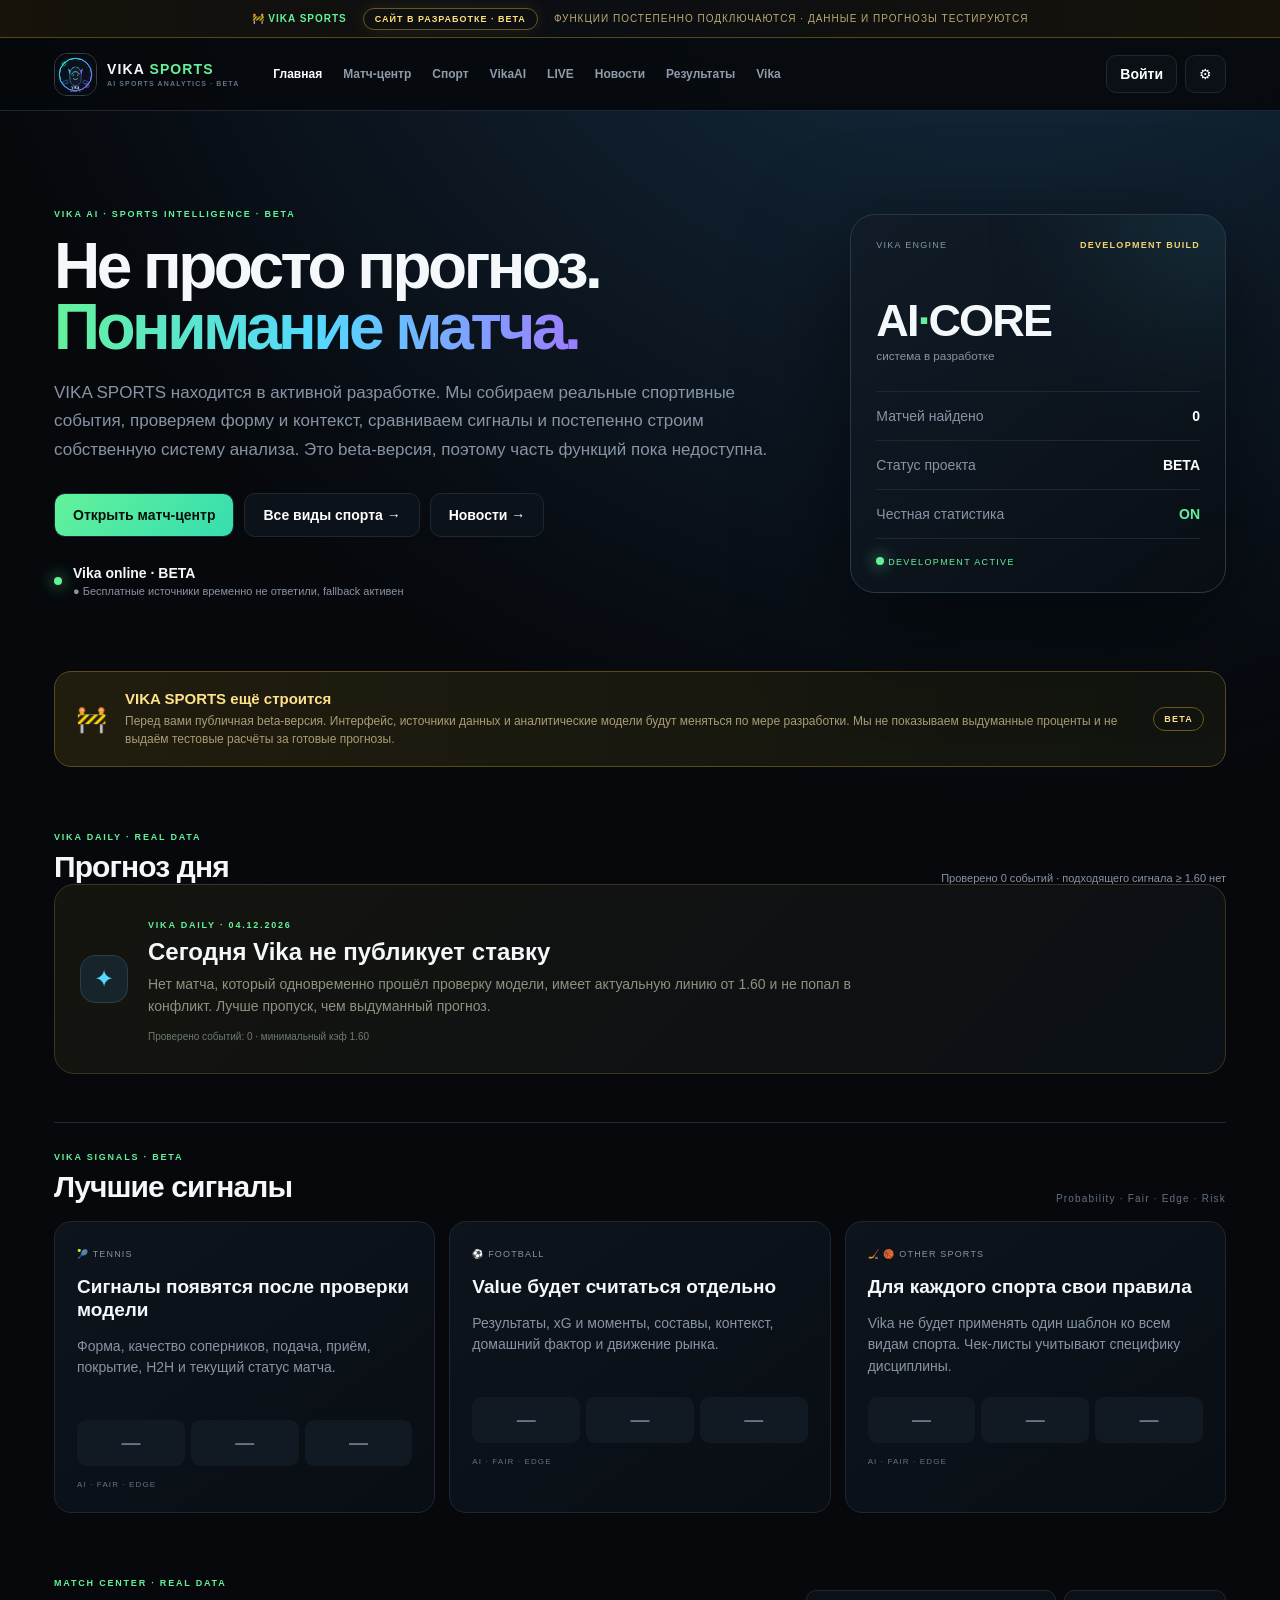
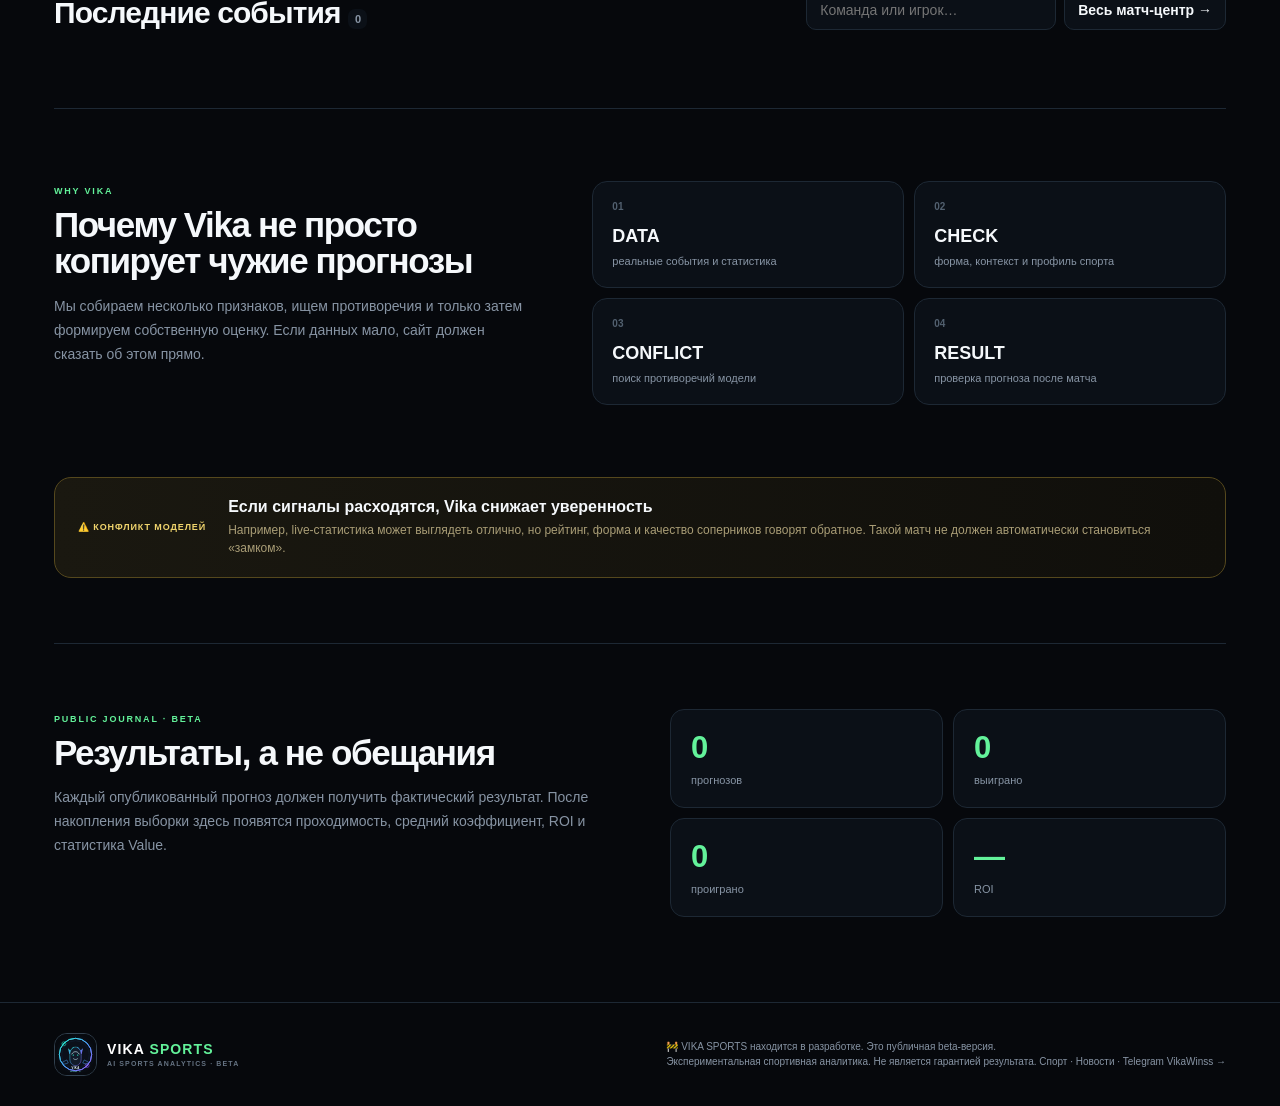
<file: index.html>
<!doctype html>
<html lang="ru">
<head>
<meta charset="utf-8">
<meta name="viewport" content="width=device-width,initial-scale=1">
<meta name="theme-color" content="#07090d">
<meta name="description" content="VIKA SPORTS, AI-платформа спортивной аналитики. Beta, сайт находится в разработке.">
<link rel="icon" type="image/svg+xml" href="assets/vika-icon.svg">
<link rel="apple-touch-icon" href="assets/vika-icon.svg">
<title>VIKA SPORTS · Beta</title>
<link rel="stylesheet" href="styles.css">
</head>
<body>
<div class="devbar"><span>🚧 VIKA SPORTS</span><b>САЙТ В РАЗРАБОТКЕ · BETA</b><span>Функции постепенно подключаются · данные и прогнозы тестируются</span></div>
<header>
  <div class="wrap nav">
    <a class="brand" href="index.html"><img src="assets/vika-icon.svg" alt="VIKA SPORTS"><span>VIKA <b>SPORTS</b><small>AI SPORTS ANALYTICS · BETA</small></span></a>
    <nav><a class="active" href="index.html">Главная</a><a href="matches.html">Матч-центр</a><a href="sports.html">Спорт</a><a href="vika-ai.html">VikaAI</a><a href="live.html">LIVE</a><a href="news.html">Новости</a><a href="results.html">Результаты</a><a href="vika.html">Vika</a></nav>
    <div class="nav-actions"><button id="loginBtn" class="loginbtn">Войти</button><button id="settings" class="iconbtn">⚙</button></div>
  </div>
</header>
<main class="wrap" id="top">
<section class="hero">
  <div class="hero-copy">
    <div class="eyebrow">VIKA AI · SPORTS INTELLIGENCE · BETA</div>
    <h1>Не просто прогноз.<br><em>Понимание матча.</em></h1>
    <p>VIKA SPORTS находится в активной разработке. Мы собираем реальные спортивные события, проверяем форму и контекст, сравниваем сигналы и постепенно строим собственную систему анализа. Это beta-версия, поэтому часть функций пока недоступна.</p>
    <div class="hero-actions"><a class="primary" href="matches.html">Открыть матч-центр</a><a class="ghost" href="sports.html">Все виды спорта →</a><a class="ghost" href="news.html">Новости →</a></div>
    <div class="live-status"><i></i><div><b>Vika online · BETA</b><small id="apiStatus">Подключаем реальные события…</small></div></div>
  </div>
  <div class="hero-card">
    <div class="card-top"><span>VIKA ENGINE</span><b>DEVELOPMENT BUILD</b></div>
    <div class="hero-score"><strong>AI<span>·</span>CORE</strong><small>система в разработке</small></div>
    <div class="engine-list"><div><span>Матчей найдено</span><b id="count">0</b></div><div><span>Статус проекта</span><b>BETA</b></div><div><span>Честная статистика</span><b>ON</b></div></div>
    <div class="engine-pill"><i></i> DEVELOPMENT ACTIVE</div>
  </div>
</section>
<section class="beta-notice"><div class="beta-icon">🚧</div><div><strong>VIKA SPORTS ещё строится</strong><p>Перед вами публичная beta-версия. Интерфейс, источники данных и аналитические модели будут меняться по мере разработки. Мы не показываем выдуманные проценты и не выдаём тестовые расчёты за готовые прогнозы.</p></div><span>BETA</span></section>
<section class="day-match" id="picks">
  <div class="section-head"><div><span class="eyebrow">VikaAI · BETA PREVIEW</span><h2>Матч дня</h2></div><span class="muted">модель подключается поэтапно</span></div>
  <div class="day-grid">
    <div class="day-empty"><div class="day-icon">✦</div><h3>Vika ещё выбирает</h3><p>Когда расчётный слой получит достаточно данных, здесь появится главный сигнал дня. Никаких выдуманных 90% ради красивой карточки.</p><span>MODEL STATUS · IN DEVELOPMENT</span></div>
    <div class="metrics-placeholder"><div><small>AI PROBABILITY</small><b>—</b><span>вероятность</span></div><div><small>FAIR ODDS</small><b>—</b><span>честный кэф</span></div><div><small>EDGE</small><b>—</b><span>value</span></div><div><small>CONFIDENCE</small><b>—</b><span>уверенность</span></div></div>
  </div>
</section>
<section class="signal-strip"><div><span class="eyebrow">VIKA SIGNALS · BETA</span><h2>Лучшие сигналы</h2></div><div class="signal-note">Probability · Fair · Edge · Risk</div></section>
<section class="signal-grid">
  <article class="signal-card"><span class="sport-label">🎾 TENNIS</span><h3>Сигналы появятся после проверки модели</h3><p>Форма, качество соперников, подача, приём, покрытие, H2H и текущий статус матча.</p><div class="signal-values"><b>—</b><b>—</b><b>—</b></div><small>AI · FAIR · EDGE</small></article>
  <article class="signal-card"><span class="sport-label">⚽ FOOTBALL</span><h3>Value будет считаться отдельно</h3><p>Результаты, xG и моменты, составы, контекст, домашний фактор и движение рынка.</p><div class="signal-values"><b>—</b><b>—</b><b>—</b></div><small>AI · FAIR · EDGE</small></article>
  <article class="signal-card"><span class="sport-label">🏒 🏀 OTHER SPORTS</span><h3>Для каждого спорта свои правила</h3><p>Vika не будет применять один шаблон ко всем видам спорта. Чек-листы учитывают специфику дисциплины.</p><div class="signal-values"><b>—</b><b>—</b><b>—</b></div><small>AI · FAIR · EDGE</small></article>
</section>
<section class="matches-section" id="matches">
  <div class="toolbar"><div><span class="eyebrow">MATCH CENTER · REAL DATA</span><h2>Последние события <small id="countMirror">0</small></h2></div><div class="tools"><input id="search" placeholder="Команда или игрок…"><a class="tools-link" href="matches.html">Весь матч-центр →</a></div></div>
  <section class="events" id="live"><div id="events"></div></section>
</section>
<section class="why-vika" id="about">
  <div><span class="eyebrow">WHY VIKA</span><h2>Почему Vika не просто копирует чужие прогнозы</h2><p>Мы собираем несколько признаков, ищем противоречия и только затем формируем собственную оценку. Если данных мало, сайт должен сказать об этом прямо.</p></div>
  <div class="why-grid"><div><b>01</b><strong>DATA</strong><span>реальные события и статистика</span></div><div><b>02</b><strong>CHECK</strong><span>форма, контекст и профиль спорта</span></div><div><b>03</b><strong>CONFLICT</strong><span>поиск противоречий модели</span></div><div><b>04</b><strong>RESULT</strong><span>проверка прогноза после матча</span></div></div>
</section>
<section class="conflict"><div class="conflict-badge">⚠️ КОНФЛИКТ МОДЕЛЕЙ</div><div><h3>Если сигналы расходятся, Vika снижает уверенность</h3><p>Например, live-статистика может выглядеть отлично, но рейтинг, форма и качество соперников говорят обратное. Такой матч не должен автоматически становиться «замком».</p></div></section>
<section class="results" id="stats">
  <div><span class="eyebrow">PUBLIC JOURNAL · BETA</span><h2>Результаты, а не обещания</h2><p>Каждый опубликованный прогноз должен получить фактический результат. После накопления выборки здесь появятся проходимость, средний коэффициент, ROI и статистика Value.</p></div>
  <div class="number-grid"><div><b id="predictions">0</b><span>прогнозов</span></div><div><b id="wins">0</b><span>выиграно</span></div><div><b id="losses">0</b><span>проиграно</span></div><div><b id="roi">—</b><span>ROI</span></div></div>
</section>
</main>
<footer><div class="wrap"><a class="brand"><img src="assets/vika-icon.svg" alt="VIKA SPORTS"><span>VIKA <b>SPORTS</b><small>AI SPORTS ANALYTICS · BETA</small></span></a><div><p>🚧 VIKA SPORTS находится в разработке. Это публичная beta-версия.</p><p>Экспериментальная спортивная аналитика. Не является гарантией результата. <a href="sports.html">Спорт</a> · <a href="news.html">Новости</a> · <a href="https://t.me/VikaWinss" target="_blank" rel="noopener">Telegram VikaWinss →</a></p></div></div></footer>
<div class="modal" id="modal"><div class="modal-box"><button class="close" id="close">×</button><div id="modalBody"></div></div></div>
<div class="modal" id="authModal"><div class="modal-box authbox"><button class="close" id="closeAuth">×</button><div class="auth-logo">V</div><span class="eyebrow">VIKA ACCOUNT · BETA</span><h2 id="authTitle">Вход в VIKA SPORTS</h2><p class="muted">Персональный кабинет пока находится в beta.</p><input id="authName" class="fullinput" placeholder="Имя" style="display:none"><input id="authEmail" class="fullinput" type="email" placeholder="Email"><input id="authPass" class="fullinput" type="password" placeholder="Пароль"><button id="authSubmit" class="primary wide">Войти</button><button id="authSwitch" class="linkbtn">Нет аккаунта? Зарегистрироваться</button><p id="authMsg" class="muted"></p></div></div>
<div class="modal" id="settingsModal"><div class="modal-box"><button class="close" id="closeSettings">×</button><span class="eyebrow">VIKA SETTINGS</span><h2>Настройки</h2><p>Персональные уведомления, избранное и другие функции подключим позже.</p></div></div>
<script src="app.js"></script>
<script>document.addEventListener('DOMContentLoaded',()=>{const c=document.getElementById('count'),m=document.getElementById('countMirror');if(c&&m)new MutationObserver(()=>m.textContent=c.textContent).observe(c,{childList:true,characterData:true,subtree:true});});</script>
</body>
</html>
</file>
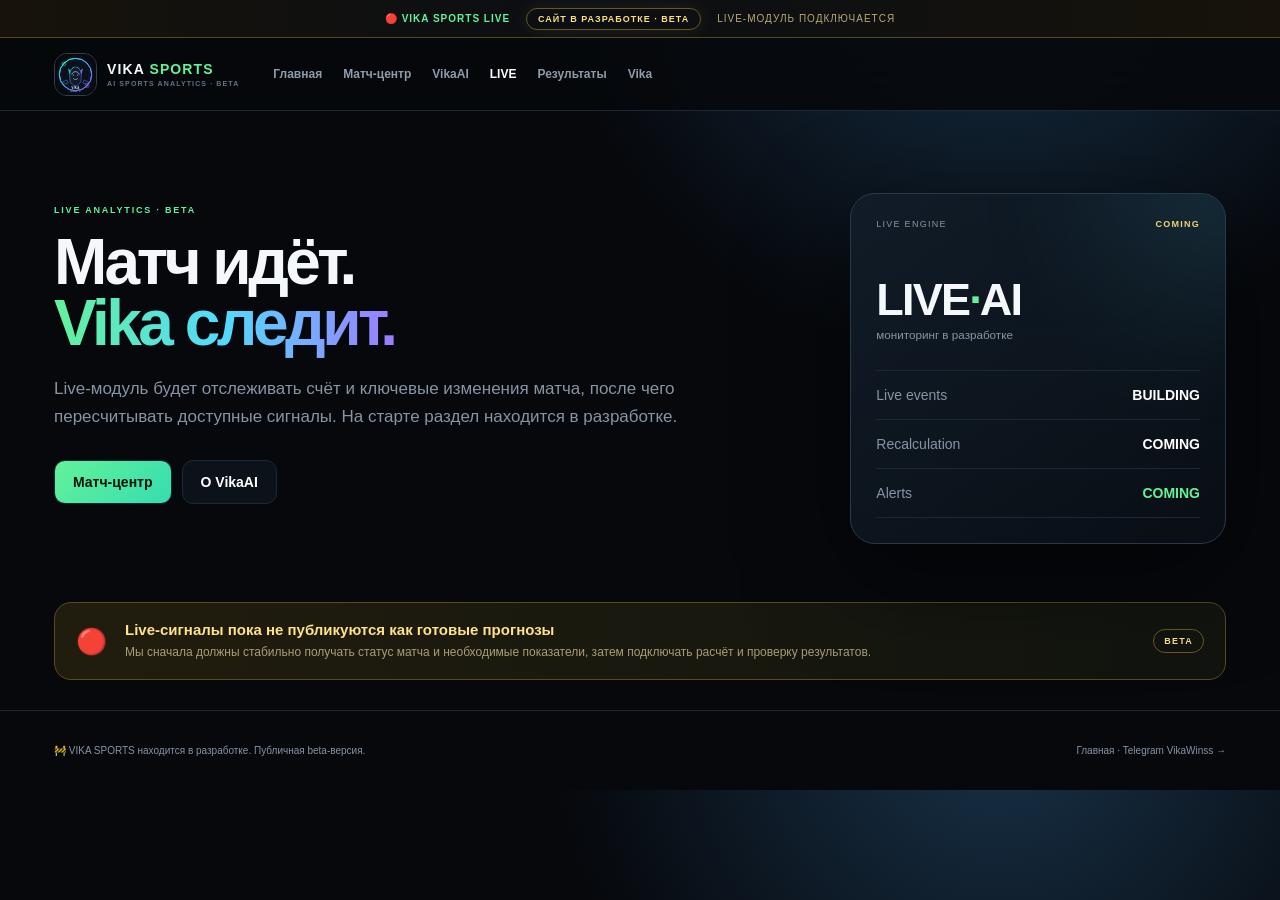
<file: live.html>
<!doctype html><html lang="ru"><head><meta charset="utf-8"><meta name="viewport" content="width=device-width,initial-scale=1"><meta name="theme-color" content="#07090d"><title>LIVE · VIKA SPORTS Beta</title><link rel="icon" href="assets/vika-icon.svg"><link rel="stylesheet" href="styles.css"></head><body><div class="devbar"><span>🔴 VIKA SPORTS LIVE</span><b>САЙТ В РАЗРАБОТКЕ · BETA</b><span>Live-модуль подключается</span></div><header><div class="wrap nav"><a class="brand" href="index.html"><img src="assets/vika-icon.svg"><span>VIKA <b>SPORTS</b><small>AI SPORTS ANALYTICS · BETA</small></span></a><nav><a href="index.html">Главная</a><a href="matches.html">Матч-центр</a><a href="vika-ai.html">VikaAI</a><a class="active" href="live.html">LIVE</a><a href="results.html">Результаты</a><a href="vika.html">Vika</a></nav></div></header><main class="wrap"><section class="hero" style="min-height:430px"><div class="hero-copy"><div class="eyebrow">LIVE ANALYTICS · BETA</div><h1>Матч идёт.<br><em>Vika следит.</em></h1><p>Live-модуль будет отслеживать счёт и ключевые изменения матча, после чего пересчитывать доступные сигналы. На старте раздел находится в разработке.</p><div class="hero-actions"><a class="primary" href="matches.html">Матч-центр</a><a class="ghost" href="vika-ai.html">О VikaAI</a></div></div><div class="hero-card"><div class="card-top"><span>LIVE ENGINE</span><b>COMING</b></div><div class="hero-score"><strong>LIVE<span>·</span>AI</strong><small>мониторинг в разработке</small></div><div class="engine-list"><div><span>Live events</span><b>BUILDING</b></div><div><span>Recalculation</span><b>COMING</b></div><div><span>Alerts</span><b>COMING</b></div></div></div></section><section class="beta-notice"><div class="beta-icon">🔴</div><div><strong>Live-сигналы пока не публикуются как готовые прогнозы</strong><p>Мы сначала должны стабильно получать статус матча и необходимые показатели, затем подключать расчёт и проверку результатов.</p></div><span>BETA</span></section></main><footer><div class="wrap"><p>🚧 VIKA SPORTS находится в разработке. Публичная beta-версия.</p><p><a href="index.html">Главная</a> · <a href="https://t.me/VikaWinss" target="_blank">Telegram VikaWinss →</a></p></div></footer></body></html>
</file>
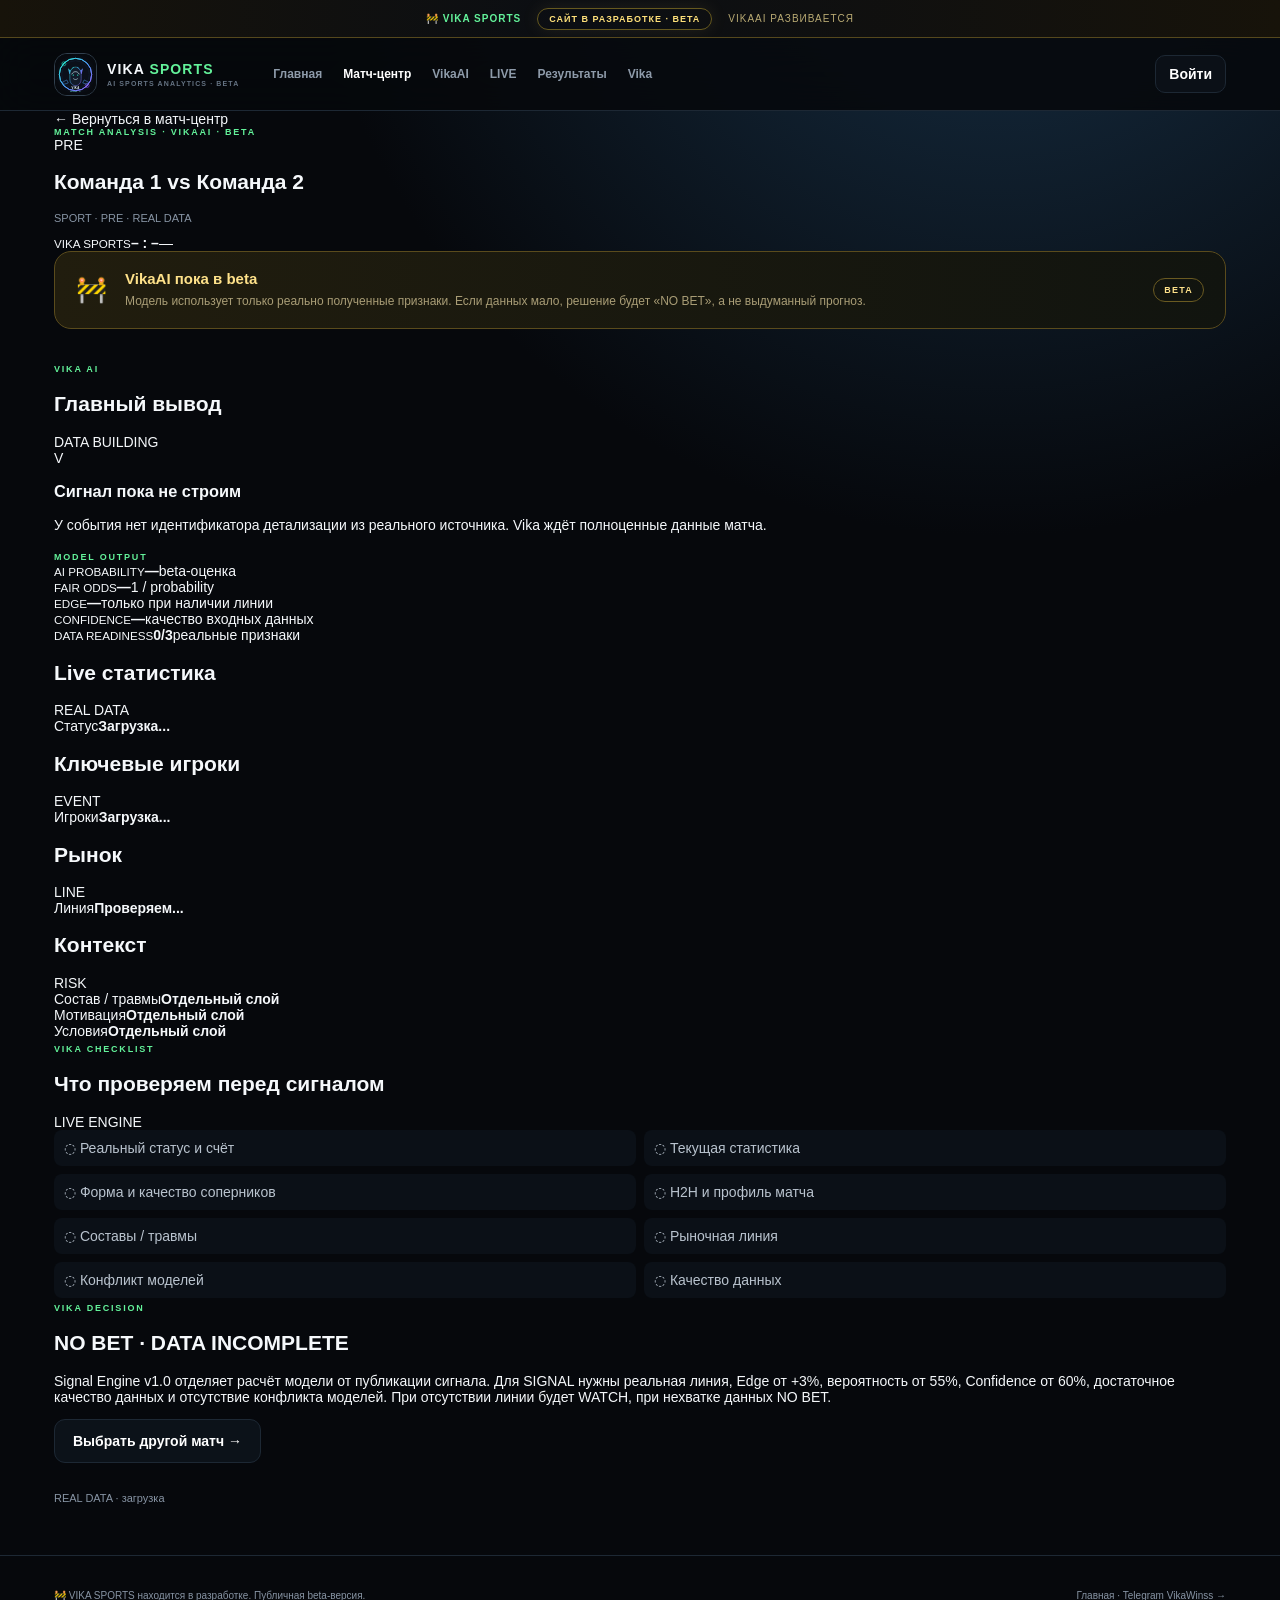
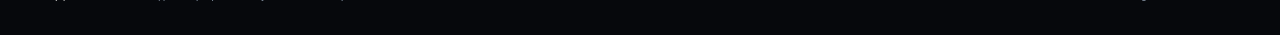
<file: match.html>
<!doctype html><html lang="ru"><head><meta charset="utf-8"><meta name="viewport" content="width=device-width,initial-scale=1"><meta name="theme-color" content="#07090d"><meta name="description" content="VIKA SPORTS, страница анализа матча, beta."><link rel="icon" href="assets/vika-icon.svg"><link rel="stylesheet" href="styles.css"><title>Анализ матча · VIKA SPORTS</title></head><body><div class="devbar"><span>🚧 VIKA SPORTS</span><b>САЙТ В РАЗРАБОТКЕ · BETA</b><span>VikaAI развивается</span></div><header><div class="wrap nav"><a class="brand" href="index.html"><img src="assets/vika-icon.svg" alt="VIKA SPORTS"><span>VIKA <b>SPORTS</b><small>AI SPORTS ANALYTICS · BETA</small></span></a><nav><a href="index.html">Главная</a><a class="active" href="matches.html">Матч-центр</a><a href="vika-ai.html">VikaAI</a><a href="live.html">LIVE</a><a href="results.html">Результаты</a><a href="vika.html">Vika</a></nav><div class="nav-actions"><a class="loginbtn" href="index.html">Войти</a></div></div></header><main class="wrap match-page"><section class="match-hero"><div><a class="backlink" href="matches.html">← Вернуться в матч-центр</a><div class="eyebrow">MATCH ANALYSIS · VIKAAI · BETA</div><div id="matchStatus" class="match-status">REAL DATA</div><h1 id="matchTitle">Загрузка матча...</h1><p id="matchMeta" class="muted">Получаем данные события</p></div><div class="match-score-card"><small id="matchLeague">VIKA SPORTS</small><strong id="matchScore">– : –</strong><span id="matchTime">—</span></div></section><section class="beta-notice"><div class="beta-icon">🚧</div><div><strong>VikaAI пока в beta</strong><p>Модель использует только реально полученные признаки. Если данных мало, решение будет «NO BET», а не выдуманный прогноз.</p></div><span>BETA</span></section><section class="analysis-top"><div class="ai-main card-panel"><div class="panel-head"><div><span class="eyebrow">VIKA AI</span><h2>Главный вывод</h2></div><span id="modelState" class="model-state">DATA BUILDING</span></div><div class="ai-placeholder"><div class="ai-orb">V</div><div><h3 id="aiHeadline">Проверяем данные...</h3><p id="aiText">Vika собирает контекст события и проверяет, достаточно ли независимых признаков для расчёта.</p><small id="modelReason" class="muted"></small></div></div></div><div class="metrics-card card-panel"><span class="eyebrow">MODEL OUTPUT</span><div class="metric"><small>AI PROBABILITY</small><b id="aiProbability">—</b><span>beta-оценка</span></div><div class="metric"><small>FAIR ODDS</small><b id="fairOdds">—</b><span>1 / probability</span></div><div class="metric"><small>EDGE</small><b id="edge">—</b><span>только при наличии линии</span></div><div class="metric"><small>CONFIDENCE</small><b id="confidence">—</b><span>качество входных данных</span></div><div class="metric"><small>DATA READINESS</small><b id="dataReadiness">—</b><span>реальные признаки</span></div></div></section><section class="conflict match-conflict" style="display:none"><div class="conflict-badge">⚠️ КОНФЛИКТ МОДЕЛЕЙ / НЕ ВХОДИТЬ СРАЗУ</div><div><h3>Обязательная проверка перед сигналом</h3><p>Live-статистика и предматчевый профиль расходятся. Vika снижает доверие и не пропускает сигнал автоматически.</p></div></section><section class="data-grid"><article class="card-panel"><div class="panel-head"><h2>Live статистика</h2><span>REAL DATA</span></div><div id="liveStats"><div class="data-row"><span>Статус</span><b>Загрузка...</b></div></div></article><article class="card-panel"><div class="panel-head"><h2>Ключевые игроки</h2><span>EVENT</span></div><div id="keyPlayers"><div class="data-row"><span>Игроки</span><b>Загрузка...</b></div></div></article><article class="card-panel"><div class="panel-head"><h2>Рынок</h2><span>LINE</span></div><div id="marketData"><div class="data-row"><span>Линия</span><b>Проверяем...</b></div></div></article><article class="card-panel"><div class="panel-head"><h2>Контекст</h2><span>RISK</span></div><div class="data-row"><span>Состав / травмы</span><b>Отдельный слой</b></div><div class="data-row"><span>Мотивация</span><b>Отдельный слой</b></div><div class="data-row"><span>Условия</span><b>Отдельный слой</b></div></article></section><section class="checklist-panel card-panel"><div class="panel-head"><div><span class="eyebrow">VIKA CHECKLIST</span><h2>Что проверяем перед сигналом</h2></div><span>LIVE ENGINE</span></div><div class="checkgrid big-check"><span>◌ Реальный статус и счёт</span><span>◌ Текущая статистика</span><span>◌ Форма и качество соперников</span><span>◌ H2H и профиль матча</span><span>◌ Составы / травмы</span><span>◌ Рыночная линия</span><span>◌ Конфликт моделей</span><span>◌ Качество данных</span></div></section><section class="final-box"><span class="eyebrow">VIKA DECISION</span><h2 id="aiDecision">Проверяем...</h2><p>Signal Engine v1.0 отделяет расчёт модели от публикации сигнала. Для SIGNAL нужны реальная линия, Edge от +3%, вероятность от 55%, Confidence от 60%, достаточное качество данных и отсутствие конфликта моделей. При отсутствии линии будет WATCH, при нехватке данных NO BET.</p><a class="ghost" href="matches.html">Выбрать другой матч →</a></section><p id="sourceNote" class="muted" style="padding:18px 0 40px">REAL DATA · загрузка</p></main><footer><div class="wrap"><p>🚧 VIKA SPORTS находится в разработке. Публичная beta-версия.</p><p><a href="index.html">Главная</a> · <a href="https://t.me/VikaWinss" target="_blank" rel="noopener">Telegram VikaWinss →</a></p></div></footer><script src="ai-engine.js"></script><script src="signal-engine.js"></script><script src="backtest.js"></script><script src="match.js"></script></body></html>
</file>
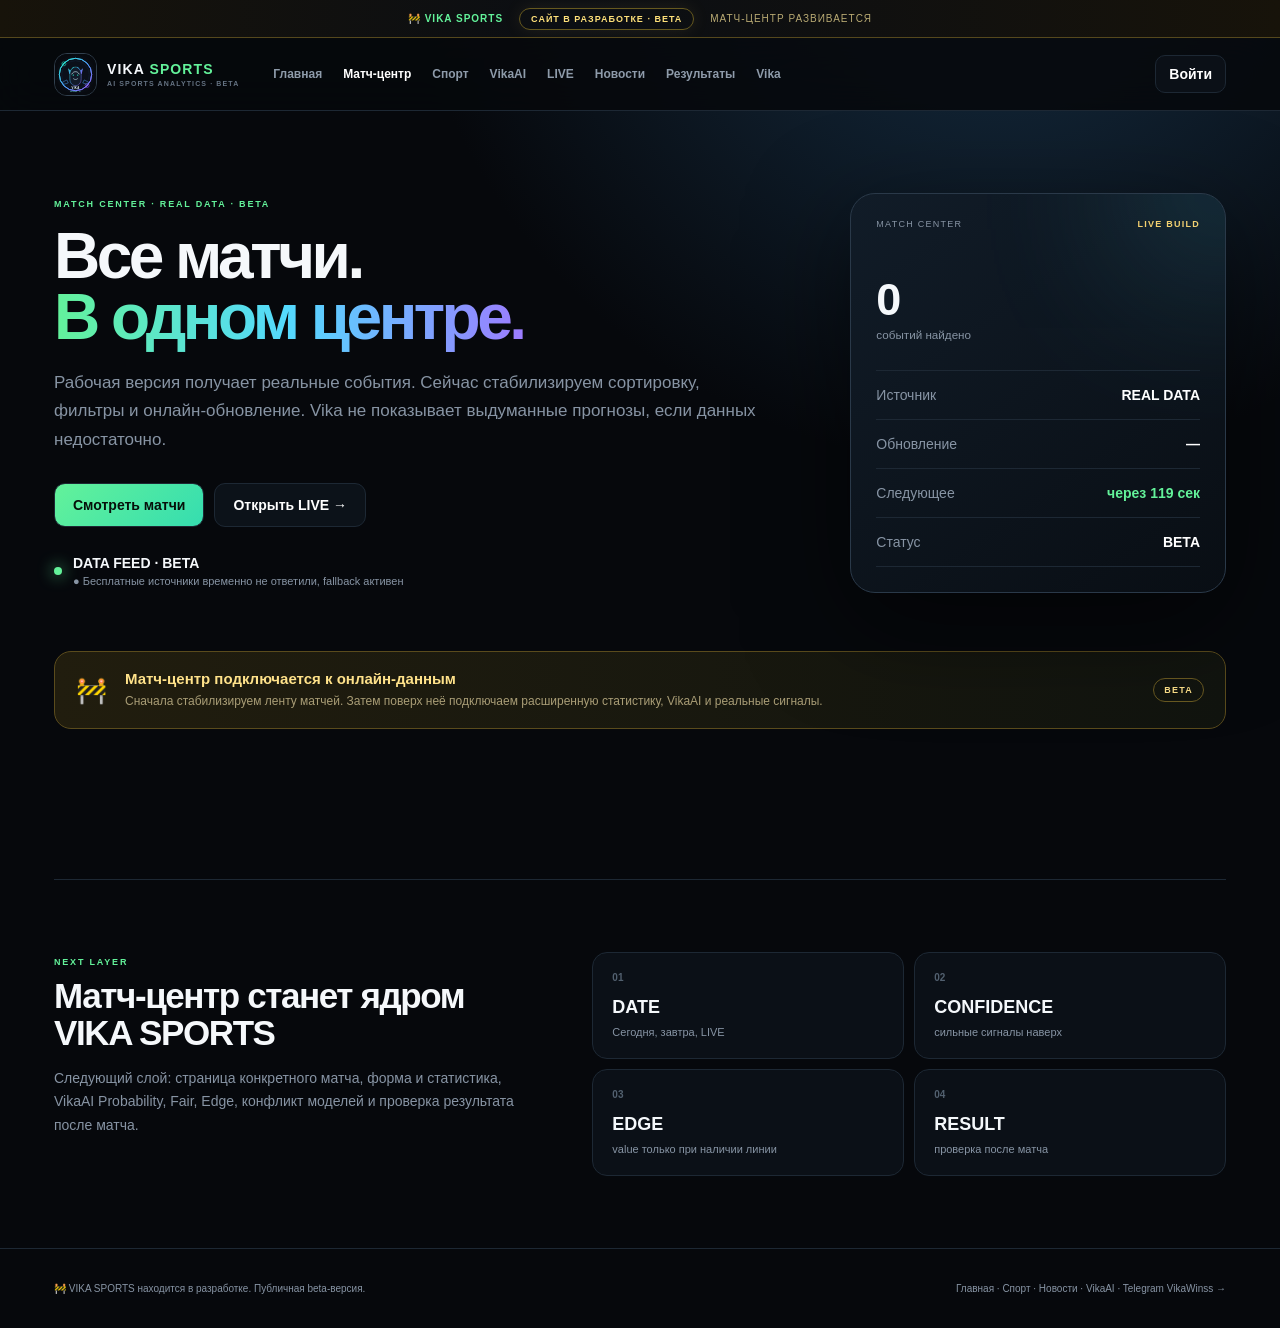
<file: matches.html>
<!doctype html>
<html lang="ru">
<head><meta charset="utf-8"><meta name="viewport" content="width=device-width,initial-scale=1"><meta name="theme-color" content="#07090d"><meta name="description" content="VIKA SPORTS Match Center, beta"><title>Матч-центр · VIKA SPORTS Beta</title><link rel="icon" href="assets/vika-icon.svg"><link rel="stylesheet" href="styles.css"></head>
<body>
<div class="devbar"><span>🚧 VIKA SPORTS</span><b>САЙТ В РАЗРАБОТКЕ · BETA</b><span>Матч-центр развивается</span></div>
<header><div class="wrap nav"><a class="brand" href="index.html"><img src="assets/vika-icon.svg" alt="VIKA SPORTS"><span>VIKA <b>SPORTS</b><small>AI SPORTS ANALYTICS · BETA</small></span></a><nav><a href="index.html">Главная</a><a class="active" href="matches.html">Матч-центр</a><a href="sports.html">Спорт</a><a href="vika-ai.html">VikaAI</a><a href="live.html">LIVE</a><a href="news.html">Новости</a><a href="results.html">Результаты</a><a href="vika.html">Vika</a></nav><div class="nav-actions"><a class="loginbtn" href="index.html">Войти</a></div></div></header>
<main class="wrap">
<section class="hero" style="min-height:400px"><div class="hero-copy"><div class="eyebrow">MATCH CENTER · REAL DATA · BETA</div><h1>Все матчи.<br><em>В одном центре.</em></h1><p>Рабочая версия получает реальные события. Сейчас стабилизируем сортировку, фильтры и онлайн-обновление. Vika не показывает выдуманные прогнозы, если данных недостаточно.</p><div class="hero-actions"><a class="primary" href="#events">Смотреть матчи</a><a class="ghost" href="live.html">Открыть LIVE →</a></div><div class="live-status"><i></i><div><b>DATA FEED · BETA</b><small id="apiStatus">Подключаем реальные события…</small></div></div></div><div class="hero-card"><div class="card-top"><span>MATCH CENTER</span><b>LIVE BUILD</b></div><div class="hero-score"><strong id="count">0</strong><small>событий найдено</small></div><div class="engine-list"><div><span>Источник</span><b>REAL DATA</b></div><div><span>Обновление</span><b id="lastUpdate">—</b></div><div><span>Следующее</span><b id="nextUpdate">через 120 сек</b></div><div><span>Статус</span><b>BETA</b></div></div></div></section>
<section class="beta-notice"><div class="beta-icon">🚧</div><div><strong>Матч-центр подключается к онлайн-данным</strong><p>Сначала стабилизируем ленту матчей. Затем поверх неё подключаем расширенную статистику, VikaAI и реальные сигналы.</p></div><span>BETA</span></section>
<section class="matches-section" id="events"><div class="toolbar"><div><span class="eyebrow">EVENTS · FILTERS</span><h2>Матчи <small id="countMirror">0</small></h2></div><div class="tools"><input id="search" placeholder="Команда или игрок…"><button id="refresh" class="ghost">↻ Обновить</button></div></div>
<div class="filter-panel"><div class="filter-line"><b>Спорт</b><div class="filter-buttons"><button class="sport active" data-sport="all">Все</button><button class="sport" data-sport="football">⚽ Футбол</button><button class="sport" data-sport="tennis">🎾 Теннис</button><button class="sport" data-sport="hockey">🏒 Хоккей</button><button class="sport" data-sport="basketball">🏀 Баскетбол</button><button class="sport" data-sport="mma">🥊 MMA</button></div></div><div class="filter-line"><b>Дата</b><div class="filter-buttons"><button class="date-filter active" data-date="all">Все</button><button class="date-filter" data-date="today">Сегодня</button><button class="date-filter" data-date="tomorrow">Завтра</button><button class="date-filter" data-date="live">LIVE</button></div></div><div class="filter-line"><b>Сортировка</b><div class="filter-buttons"><button class="sort-filter active" data-sort="time">По дате</button><button class="sort-filter" data-sort="confidence">По уверенности</button><button class="sort-filter" data-sort="edge">По Edge</button><button class="sort-filter" data-sort="sport">По спорту</button></div></div></div>
<section class="events"><div id="events"></div><div id="emptyState" class="empty-state" style="display:none"><strong>Матчи не найдены</strong><span>Попробуй изменить фильтр или обновить данные.</span></div></section></section>
<section class="why-vika"><div><span class="eyebrow">NEXT LAYER</span><h2>Матч-центр станет ядром VIKA SPORTS</h2><p>Следующий слой: страница конкретного матча, форма и статистика, VikaAI Probability, Fair, Edge, конфликт моделей и проверка результата после матча.</p></div><div class="why-grid"><div><b>01</b><strong>DATE</strong><span>Сегодня, завтра, LIVE</span></div><div><b>02</b><strong>CONFIDENCE</strong><span>сильные сигналы наверх</span></div><div><b>03</b><strong>EDGE</strong><span>value только при наличии линии</span></div><div><b>04</b><strong>RESULT</strong><span>проверка после матча</span></div></div></section>
</main><footer><div class="wrap"><p>🚧 VIKA SPORTS находится в разработке. Публичная beta-версия.</p><p><a href="index.html">Главная</a> · <a href="sports.html">Спорт</a> · <a href="news.html">Новости</a> · <a href="vika-ai.html">VikaAI</a> · <a href="https://t.me/VikaWinss" target="_blank" rel="noopener">Telegram VikaWinss →</a></p></div></footer>
<script src="ai-engine.js"></script><script src="app.js"></script><script src="vika-cards.js"></script><script>
document.addEventListener('DOMContentLoaded',()=>{let dateFilter='all',sortMode='time',timer=120;const filter=()=>{if(window.applyMatchFilters)window.applyMatchFilters(dateFilter,sortMode)};document.querySelectorAll('.date-filter').forEach(b=>b.onclick=()=>{dateFilter=b.dataset.date;document.querySelectorAll('.date-filter').forEach(x=>x.classList.toggle('active',x===b));filter()});document.querySelectorAll('.sort-filter').forEach(b=>b.onclick=()=>{sortMode=b.dataset.sort;document.querySelectorAll('.sort-filter').forEach(x=>x.classList.toggle('active',x===b));filter()});window.addEventListener('vika:data-loaded',e=>{const now=new Date();const u=document.getElementById('lastUpdate');if(u)u.textContent=now.toLocaleTimeString('ru-RU');timer=120;const n=document.getElementById('nextUpdate');if(n)n.textContent='через 120 сек'});setInterval(()=>{timer=Math.max(0,timer-1);const n=document.getElementById('nextUpdate');if(n)n.textContent=timer?`через ${timer} сек`:'обновление…'},1000);});
</script></body></html>
</file>
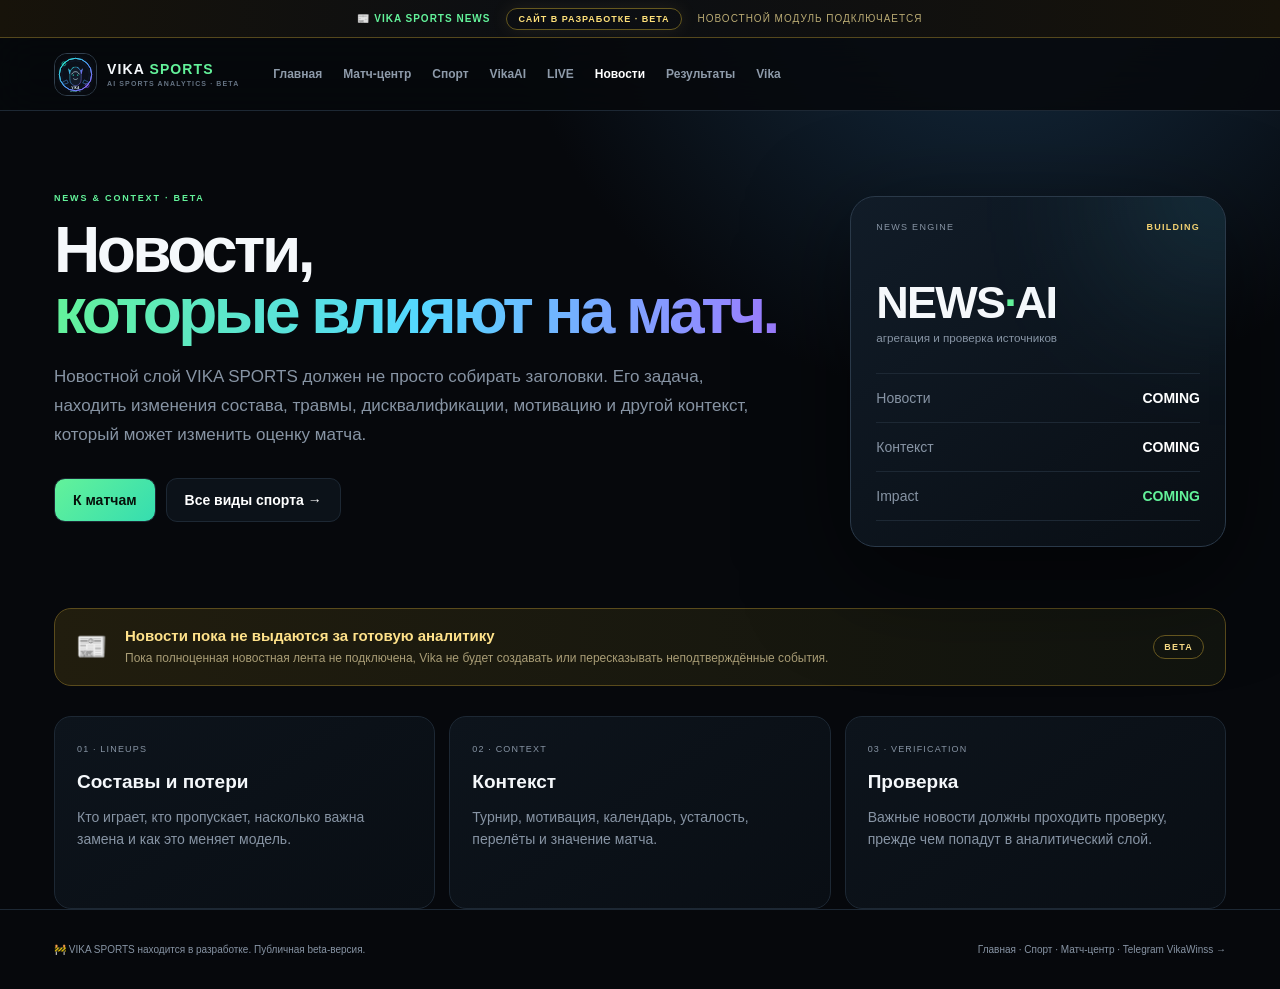
<file: news.html>
<!doctype html>
<html lang="ru">
<head><meta charset="utf-8"><meta name="viewport" content="width=device-width,initial-scale=1"><meta name="theme-color" content="#07090d"><meta name="description" content="VIKA SPORTS News, спортивные новости и контекст. Beta."><title>Новости · VIKA SPORTS Beta</title><link rel="icon" href="assets/vika-icon.svg"><link rel="stylesheet" href="styles.css"></head>
<body>
<div class="devbar"><span>📰 VIKA SPORTS NEWS</span><b>САЙТ В РАЗРАБОТКЕ · BETA</b><span>Новостной модуль подключается</span></div>
<header><div class="wrap nav"><a class="brand" href="index.html"><img src="assets/vika-icon.svg" alt="VIKA SPORTS"><span>VIKA <b>SPORTS</b><small>AI SPORTS ANALYTICS · BETA</small></span></a><nav><a href="index.html">Главная</a><a href="matches.html">Матч-центр</a><a href="sports.html">Спорт</a><a href="vika-ai.html">VikaAI</a><a href="live.html">LIVE</a><a class="active" href="news.html">Новости</a><a href="results.html">Результаты</a><a href="vika.html">Vika</a></nav></div></header>
<main class="wrap">
<section class="hero" style="min-height:430px"><div class="hero-copy"><div class="eyebrow">NEWS & CONTEXT · BETA</div><h1>Новости,<br><em>которые влияют на матч.</em></h1><p>Новостной слой VIKA SPORTS должен не просто собирать заголовки. Его задача, находить изменения состава, травмы, дисквалификации, мотивацию и другой контекст, который может изменить оценку матча.</p><div class="hero-actions"><a class="primary" href="matches.html">К матчам</a><a class="ghost" href="sports.html">Все виды спорта →</a></div></div><div class="hero-card"><div class="card-top"><span>NEWS ENGINE</span><b>BUILDING</b></div><div class="hero-score"><strong>NEWS<span>·</span>AI</strong><small>агрегация и проверка источников</small></div><div class="engine-list"><div><span>Новости</span><b>COMING</b></div><div><span>Контекст</span><b>COMING</b></div><div><span>Impact</span><b>COMING</b></div></div></div></section>
<section class="beta-notice"><div class="beta-icon">📰</div><div><strong>Новости пока не выдаются за готовую аналитику</strong><p>Пока полноценная новостная лента не подключена, Vika не будет создавать или пересказывать неподтверждённые события.</p></div><span>BETA</span></section>
<section class="signal-grid"><article class="signal-card"><span class="sport-label">01 · LINEUPS</span><h3>Составы и потери</h3><p>Кто играет, кто пропускает, насколько важна замена и как это меняет модель.</p></article><article class="signal-card"><span class="sport-label">02 · CONTEXT</span><h3>Контекст</h3><p>Турнир, мотивация, календарь, усталость, перелёты и значение матча.</p></article><article class="signal-card"><span class="sport-label">03 · VERIFICATION</span><h3>Проверка</h3><p>Важные новости должны проходить проверку, прежде чем попадут в аналитический слой.</p></article></section>
</main><footer><div class="wrap"><p>🚧 VIKA SPORTS находится в разработке. Публичная beta-версия.</p><p><a href="index.html">Главная</a> · <a href="sports.html">Спорт</a> · <a href="matches.html">Матч-центр</a> · <a href="https://t.me/VikaWinss" target="_blank" rel="noopener">Telegram VikaWinss →</a></p></div></footer>
</body></html>
</file>
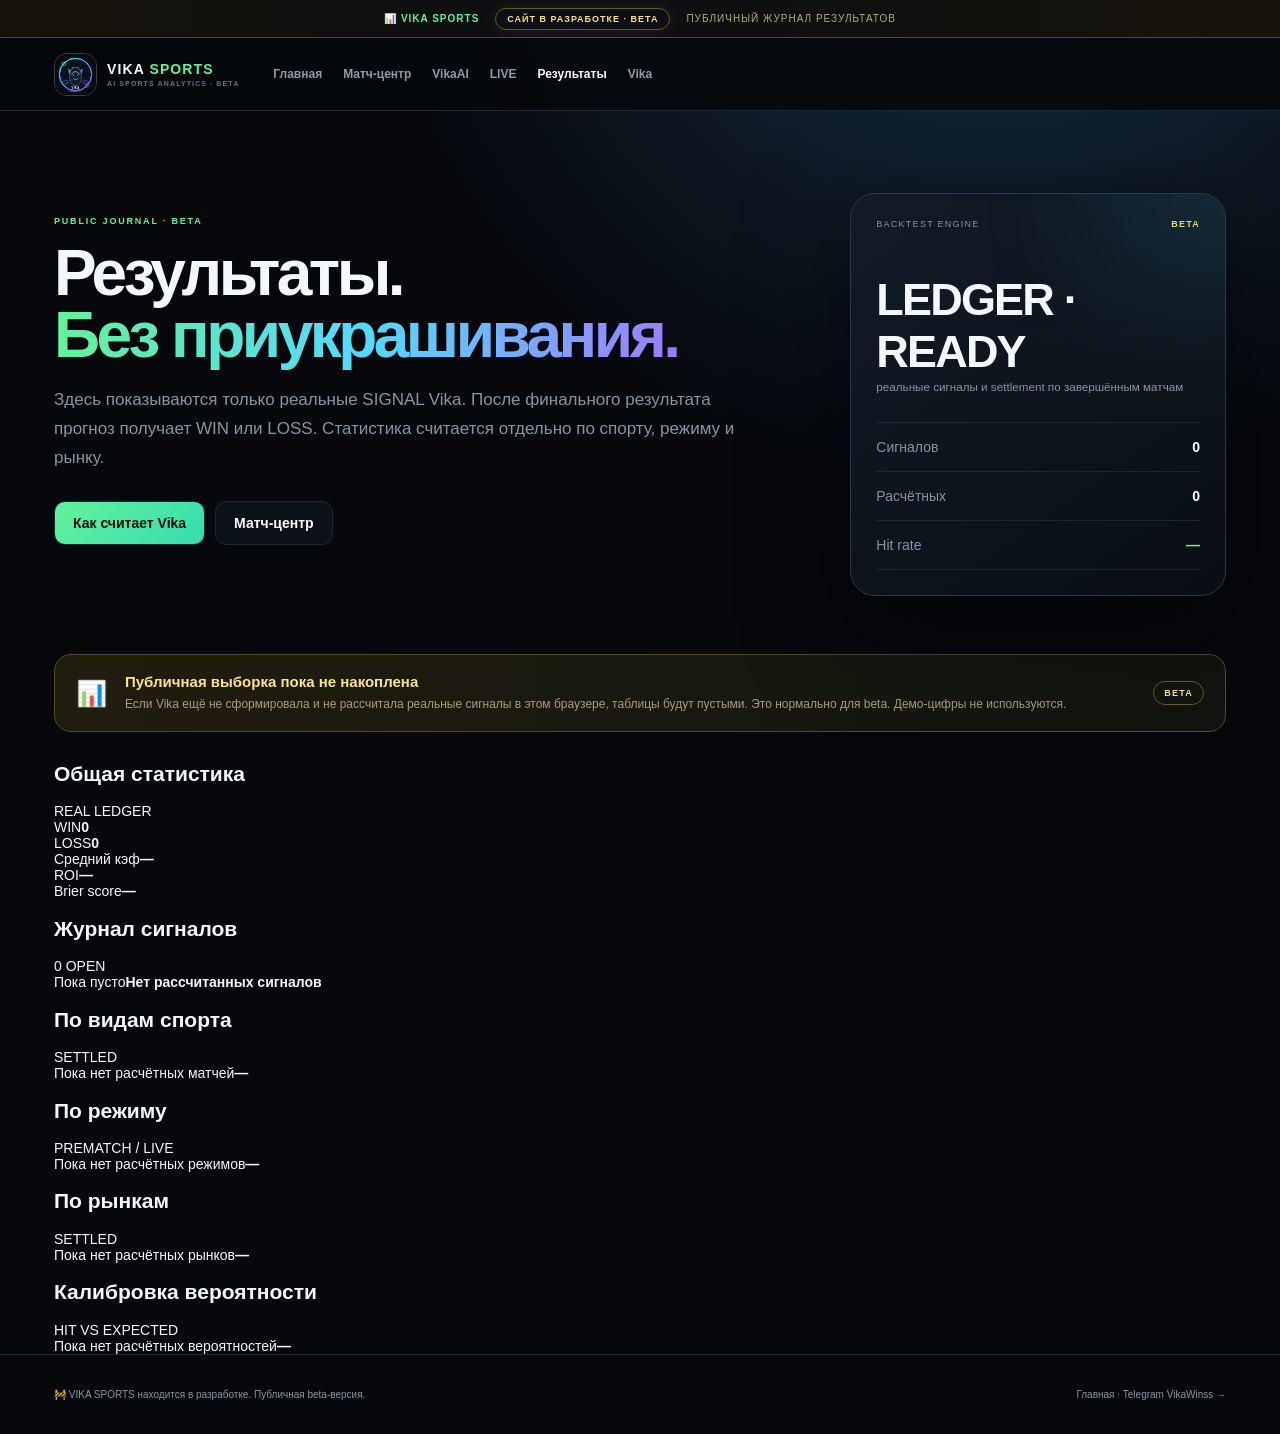
<file: results.html>
<!doctype html><html lang="ru"><head><meta charset="utf-8"><meta name="viewport" content="width=device-width,initial-scale=1"><meta name="theme-color" content="#07090d"><title>Результаты · VIKA SPORTS Beta</title><link rel="icon" href="assets/vika-icon.svg"><link rel="stylesheet" href="styles.css"></head><body><div class="devbar"><span>📊 VIKA SPORTS</span><b>САЙТ В РАЗРАБОТКЕ · BETA</b><span>Публичный журнал результатов</span></div><header><div class="wrap nav"><a class="brand" href="index.html"><img src="assets/vika-icon.svg"><span>VIKA <b>SPORTS</b><small>AI SPORTS ANALYTICS · BETA</small></span></a><nav><a href="index.html">Главная</a><a href="matches.html">Матч-центр</a><a href="vika-ai.html">VikaAI</a><a href="live.html">LIVE</a><a class="active" href="results.html">Результаты</a><a href="vika.html">Vika</a></nav></div></header><main class="wrap"><section class="hero" style="min-height:400px"><div class="hero-copy"><div class="eyebrow">PUBLIC JOURNAL · BETA</div><h1>Результаты.<br><em>Без приукрашивания.</em></h1><p>Здесь показываются только реальные SIGNAL Vika. После финального результата прогноз получает WIN или LOSS. Статистика считается отдельно по спорту, режиму и рынку.</p><div class="hero-actions"><a class="primary" href="vika-ai.html">Как считает Vika</a><a class="ghost" href="matches.html">Матч-центр</a></div></div><div class="hero-card"><div class="card-top"><span>BACKTEST ENGINE</span><b>BETA</b></div><div class="hero-score"><strong id="btState">LEDGER · READY</strong><small>реальные сигналы и settlement по завершённым матчам</small></div><div class="engine-list"><div><span>Сигналов</span><b id="btTotal">0</b></div><div><span>Расчётных</span><b id="btSettled">0</b></div><div><span>Hit rate</span><b id="btHit">—</b></div></div></div></section><section class="beta-notice"><div class="beta-icon">📊</div><div><strong id="journalTitle">Публичная выборка пока не накоплена</strong><p id="journalText">Если Vika ещё не сформировала и не рассчитала реальные сигналы в этом браузере, таблицы будут пустыми. Это нормально для beta. Демо-цифры не используются.</p></div><span>BETA</span></section><section class="data-grid"><article class="card-panel"><div class="panel-head"><h2>Общая статистика</h2><span>REAL LEDGER</span></div><div class="data-row"><span>WIN</span><b id="btWins">0</b></div><div class="data-row"><span>LOSS</span><b id="btLosses">0</b></div><div class="data-row"><span>Средний кэф</span><b id="btAvgOdds">—</b></div><div class="data-row"><span>ROI</span><b id="btRoi">—</b></div><div class="data-row"><span>Brier score</span><b id="btBrier">—</b></div></article><article class="card-panel"><div class="panel-head"><h2>Журнал сигналов</h2><span id="btOpen">0 OPEN</span></div><div id="ledgerRows"><div class="data-row"><span>Пока пусто</span><b>Нет рассчитанных сигналов</b></div></div></article></section><section class="data-grid"><article class="card-panel"><div class="panel-head"><h2>По видам спорта</h2><span>SETTLED</span></div><div id="sportRows"><div class="data-row"><span>Пока нет выборки</span><b>—</b></div></div></article><article class="card-panel"><div class="panel-head"><h2>По режиму</h2><span>PREMATCH / LIVE</span></div><div id="modeRows"><div class="data-row"><span>Пока нет выборки</span><b>—</b></div></div></article></section><section class="data-grid"><article class="card-panel"><div class="panel-head"><h2>По рынкам</h2><span>SETTLED</span></div><div id="marketRows"><div class="data-row"><span>Пока нет выборки</span><b>—</b></div></div></article><article class="card-panel"><div class="panel-head"><h2>Калибровка вероятности</h2><span>HIT VS EXPECTED</span></div><div id="calibrationRows"><div class="data-row"><span>Пока нет выборки</span><b>—</b></div></div></article></section></main><footer><div class="wrap"><p>🚧 VIKA SPORTS находится в разработке. Публичная beta-версия.</p><p><a href="index.html">Главная</a> · <a href="https://t.me/VikaWinss" target="_blank">Telegram VikaWinss →</a></p></div></footer><script src="backtest.js"></script><script>document.addEventListener('DOMContentLoaded',()=>{const s=VikaBacktest.summary(),a=VikaBacktest.read(),$=x=>document.querySelector(x),put=(id,v)=>{const e=$(id);if(e)e.textContent=v};const pct=v=>v===null||v===undefined?'—':v.toFixed(1)+'%';const statRow=(x,label)=>`<div class="data-row"><span>${String(label||x.key).toUpperCase()} · ${x.settled} расч.</span><b>${x.settled?`${x.wins}/${x.losses} · ${pct(x.hitRate)} · ROI ${x.roi===null?'—':(x.roi>=0?'+':'')+x.roi.toFixed(1)+'%'}`:'—'}</b></div>`;put('#btTotal',s.total);put('#btSettled',s.settled);put('#btHit',pct(s.hitRate));put('#btWins',s.wins);put('#btLosses',s.losses);put('#btAvgOdds',s.avgOdds===null?'—':s.avgOdds.toFixed(2));put('#btRoi',s.roi===null?'—':`${s.roi>=0?'+':''}${s.roi.toFixed(1)}%`);put('#btBrier',s.brier===null?'—':s.brier.toFixed(3));put('#btOpen',`${s.open} OPEN`);if(s.settled){put('#journalTitle','Реальная выборка уже появилась');put('#journalText','Ниже статистика только по settlement реальных сигналов. Разбивка показывает, где модель работает лучше или хуже.');put('#btState','LEDGER · LIVE')}if(a.length){const rows=$('#ledgerRows');rows.innerHTML=a.slice().reverse().map(x=>{const st=x.status==='SETTLED'?(x.won?'WIN':'LOSS'):'OPEN',score=x.finalScore?` · ${x.finalScore}`:'';return `<div class="data-row"><span>${String(x.sport||'SPORT').toUpperCase()} · ${x.market||'1X2'} · ${x.selection||'—'} · ${new Date(x.createdAt).toLocaleDateString('ru-RU')}${score}</span><b>${st}${x.odds?` · ${Number(x.odds).toFixed(2)}`:''}</b></div>`}).join('')}const render=(id,data,empty)=>{const e=$(id);if(!e)return;if(!data.length){e.innerHTML=`<div class="data-row"><span>${empty}</span><b>—</b></div>`;return}e.innerHTML=data.map(x=>statRow(x,x.key)).join('')};render('#sportRows',VikaBacktest.breakdown('sport'),'Пока нет расчётных матчей');render('#modeRows',VikaBacktest.breakdown('mode'),'Пока нет расчётных режимов');render('#marketRows',VikaBacktest.breakdown('market'),'Пока нет расчётных рынков');const ce=$('#calibrationRows'),cal=VikaBacktest.calibration();if(ce){const rows=cal.filter(x=>x.count);ce.innerHTML=rows.length?rows.map(x=>`<div class="data-row"><span>${x.label} · ${x.count} прогнозов</span><b>Hit ${x.hit.toFixed(1)}% · ожид. ${x.expected.toFixed(1)}%</b></div>`).join(''):'<div class="data-row"><span>Пока нет расчётных вероятностей</span><b>—</b></div>'}});</script></body></html>
</file>
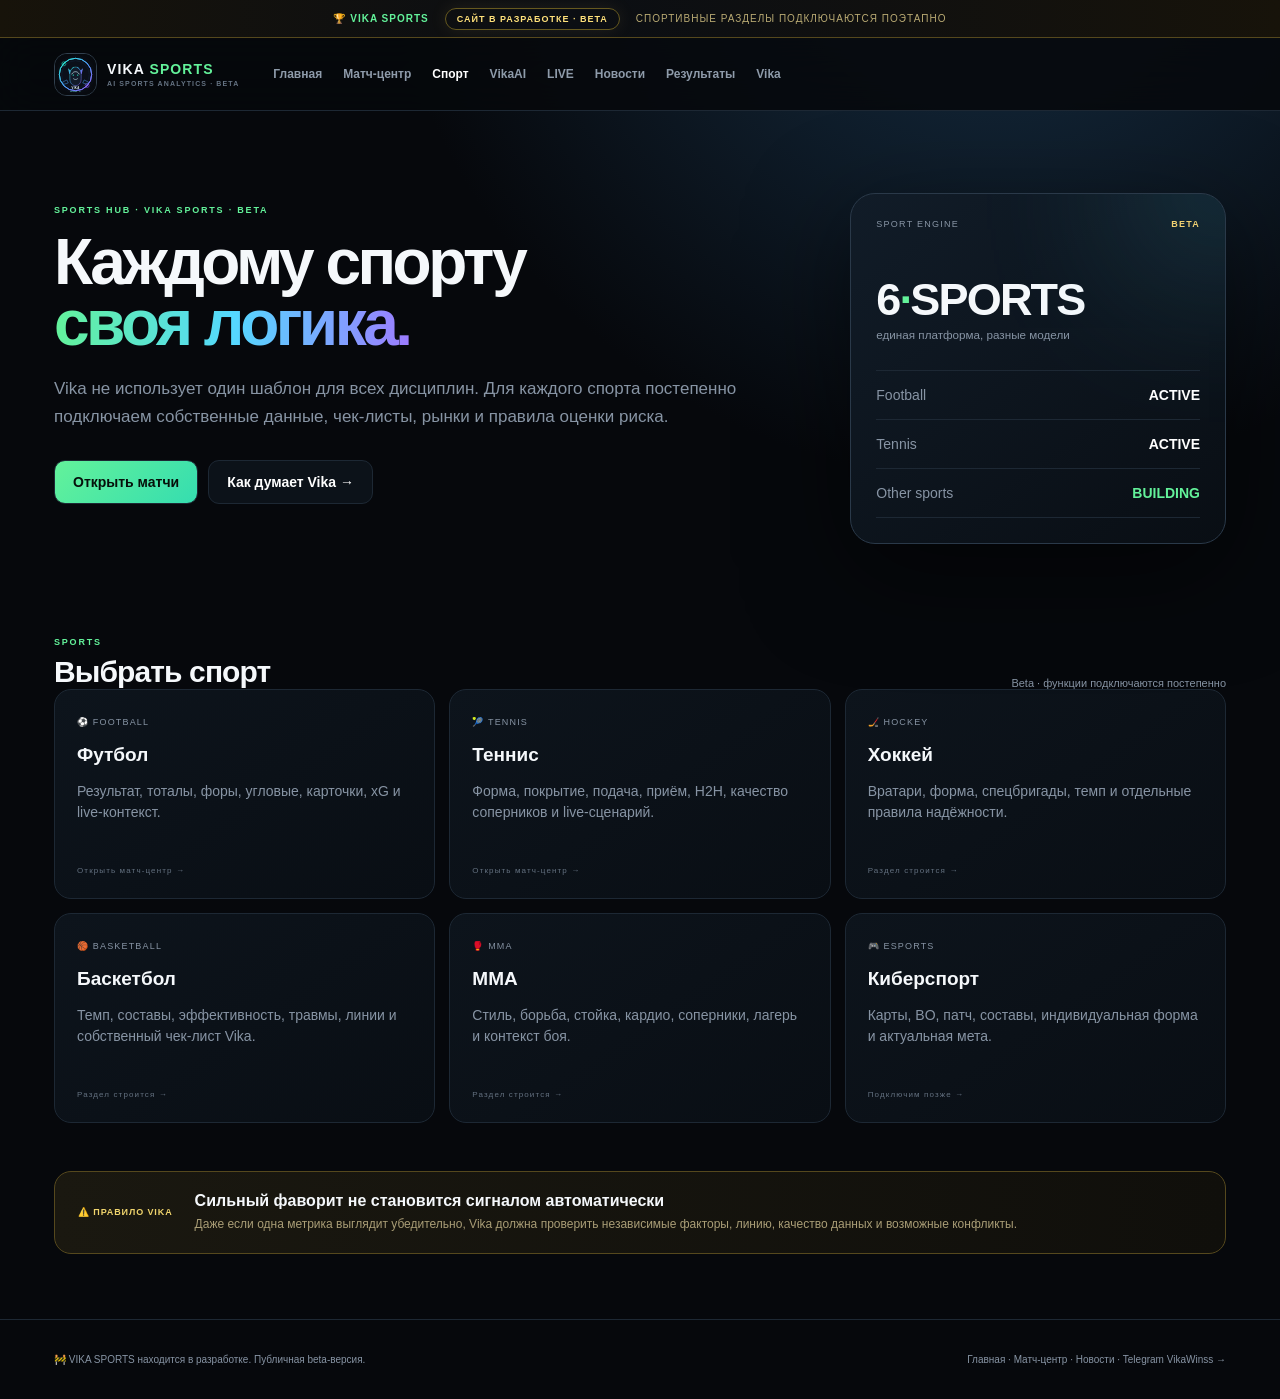
<file: sports.html>
<!doctype html>
<html lang="ru">
<head><meta charset="utf-8"><meta name="viewport" content="width=device-width,initial-scale=1"><meta name="theme-color" content="#07090d"><meta name="description" content="VIKA SPORTS, спортивные разделы и аналитика. Beta."><title>Спорт · VIKA SPORTS Beta</title><link rel="icon" href="assets/vika-icon.svg"><link rel="stylesheet" href="styles.css"></head>
<body>
<div class="devbar"><span>🏆 VIKA SPORTS</span><b>САЙТ В РАЗРАБОТКЕ · BETA</b><span>Спортивные разделы подключаются поэтапно</span></div>
<header><div class="wrap nav"><a class="brand" href="index.html"><img src="assets/vika-icon.svg" alt="VIKA SPORTS"><span>VIKA <b>SPORTS</b><small>AI SPORTS ANALYTICS · BETA</small></span></a><nav><a href="index.html">Главная</a><a href="matches.html">Матч-центр</a><a class="active" href="sports.html">Спорт</a><a href="vika-ai.html">VikaAI</a><a href="live.html">LIVE</a><a href="news.html">Новости</a><a href="results.html">Результаты</a><a href="vika.html">Vika</a></nav></div></header>
<main class="wrap">
<section class="hero" style="min-height:430px"><div class="hero-copy"><div class="eyebrow">SPORTS HUB · VIKA SPORTS · BETA</div><h1>Каждому спорту<br><em>своя логика.</em></h1><p>Vika не использует один шаблон для всех дисциплин. Для каждого спорта постепенно подключаем собственные данные, чек-листы, рынки и правила оценки риска.</p><div class="hero-actions"><a class="primary" href="matches.html">Открыть матчи</a><a class="ghost" href="vika-ai.html">Как думает Vika →</a></div></div><div class="hero-card"><div class="card-top"><span>SPORT ENGINE</span><b>BETA</b></div><div class="hero-score"><strong>6<span>·</span>SPORTS</strong><small>единая платформа, разные модели</small></div><div class="engine-list"><div><span>Football</span><b>ACTIVE</b></div><div><span>Tennis</span><b>ACTIVE</b></div><div><span>Other sports</span><b>BUILDING</b></div></div></div></section>
<section class="day-match"><div class="section-head"><div><span class="eyebrow">SPORTS</span><h2>Выбрать спорт</h2></div><span class="muted">Beta · функции подключаются постепенно</span></div><div class="signal-grid">
<a class="signal-card" href="matches.html?sport=football"><span class="sport-label">⚽ FOOTBALL</span><h3>Футбол</h3><p>Результат, тоталы, форы, угловые, карточки, xG и live-контекст.</p><small>Открыть матч-центр →</small></a>
<a class="signal-card" href="matches.html?sport=tennis"><span class="sport-label">🎾 TENNIS</span><h3>Теннис</h3><p>Форма, покрытие, подача, приём, H2H, качество соперников и live-сценарий.</p><small>Открыть матч-центр →</small></a>
<a class="signal-card" href="matches.html?sport=hockey"><span class="sport-label">🏒 HOCKEY</span><h3>Хоккей</h3><p>Вратари, форма, спецбригады, темп и отдельные правила надёжности.</p><small>Раздел строится →</small></a>
<a class="signal-card" href="matches.html?sport=basketball"><span class="sport-label">🏀 BASKETBALL</span><h3>Баскетбол</h3><p>Темп, составы, эффективность, травмы, линии и собственный чек-лист Vika.</p><small>Раздел строится →</small></a>
<a class="signal-card" href="matches.html?sport=mma"><span class="sport-label">🥊 MMA</span><h3>MMA</h3><p>Стиль, борьба, стойка, кардио, соперники, лагерь и контекст боя.</p><small>Раздел строится →</small></a>
<a class="signal-card" href="matches.html"><span class="sport-label">🎮 ESPORTS</span><h3>Киберспорт</h3><p>Карты, BO, патч, составы, индивидуальная форма и актуальная мета.</p><small>Подключим позже →</small></a>
</div></section>
<section class="conflict"><div class="conflict-badge">⚠️ ПРАВИЛО VIKA</div><div><h3>Сильный фаворит не становится сигналом автоматически</h3><p>Даже если одна метрика выглядит убедительно, Vika должна проверить независимые факторы, линию, качество данных и возможные конфликты.</p></div></section>
</main><footer><div class="wrap"><p>🚧 VIKA SPORTS находится в разработке. Публичная beta-версия.</p><p><a href="index.html">Главная</a> · <a href="matches.html">Матч-центр</a> · <a href="news.html">Новости</a> · <a href="https://t.me/VikaWinss" target="_blank" rel="noopener">Telegram VikaWinss →</a></p></div></footer>
</body></html>
</file>
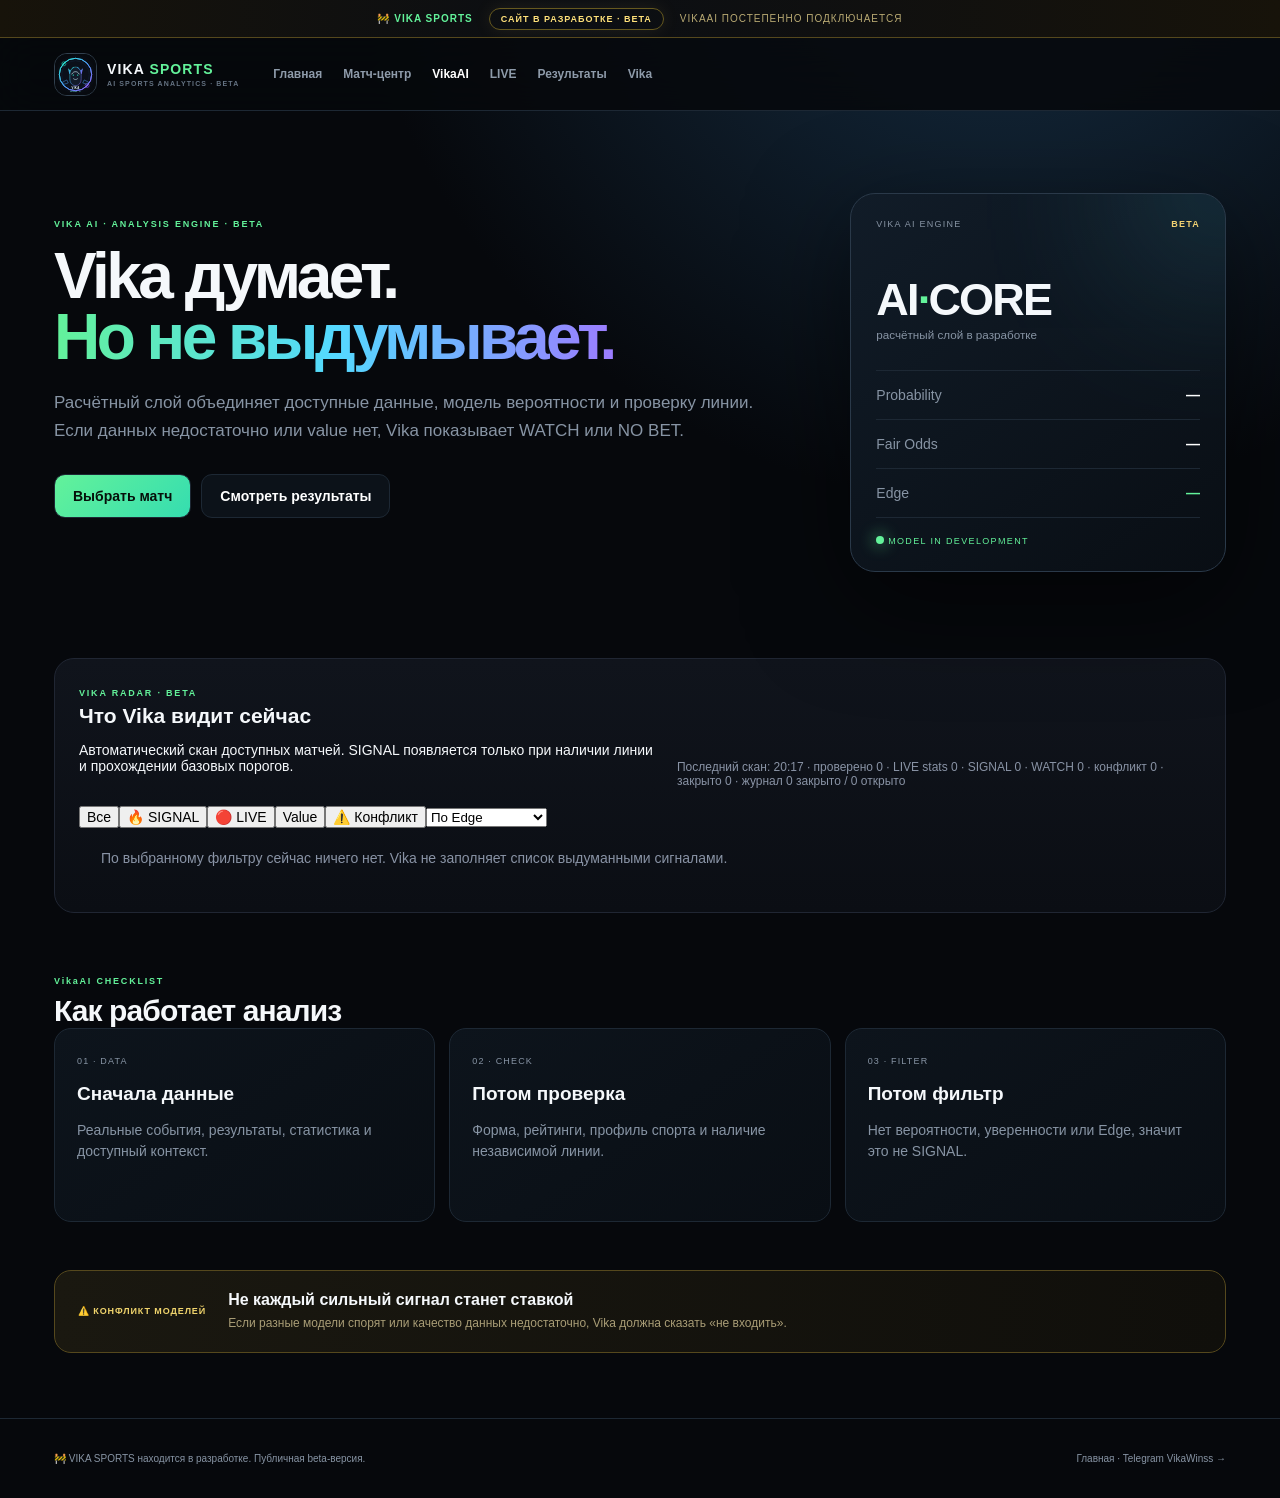
<file: vika-ai.html>
<!doctype html><html lang="ru"><head><meta charset="utf-8"><meta name="viewport" content="width=device-width,initial-scale=1"><meta name="theme-color" content="#07090d"><title>VikaAI · VIKA SPORTS Beta</title><link rel="icon" href="assets/vika-icon.svg"><link rel="stylesheet" href="styles.css"><style>.radar{margin:28px 0;padding:24px;border:1px solid #202633;border-radius:20px;background:linear-gradient(180deg,#10141c,#0b0e14)}.radar-head{display:flex;justify-content:space-between;gap:20px;align-items:end;margin-bottom:18px}.radar-head h2{margin:5px 0}.radar-meta{font-size:12px;color:#8993a5}.radar-row{display:grid;grid-template-columns:1.6fr 1.4fr auto;gap:16px;align-items:center;padding:15px 0;border-top:1px solid #202633}.radar-row b{display:block;margin:6px 0}.radar-row small{color:#8993a5}.radar-status{display:inline-block;font-size:11px;font-weight:800;padding:4px 7px;border-radius:8px;background:#171d27}.radar-status.signal{color:#9ff0b1}.radar-status.watch{color:#f2c66d}.radar-metrics{display:flex;gap:12px;flex-wrap:wrap;font-size:12px;color:#8993a5}.radar-metrics b{display:inline;margin:0;color:#f2f5f9}.radar-row a{color:#dce4ef;text-decoration:none;white-space:nowrap}.radar-empty{padding:22px;color:#8993a5}@media(max-width:800px){.radar-head,.radar-row{display:block}.radar-metrics{margin:10px 0}.radar-row a{display:inline-block;margin-top:10px}}</style></head><body><div class="devbar"><span>🚧 VIKA SPORTS</span><b>САЙТ В РАЗРАБОТКЕ · BETA</b><span>VikaAI постепенно подключается</span></div><header><div class="wrap nav"><a class="brand" href="index.html"><img src="assets/vika-icon.svg"><span>VIKA <b>SPORTS</b><small>AI SPORTS ANALYTICS · BETA</small></span></a><nav><a href="index.html">Главная</a><a href="matches.html">Матч-центр</a><a class="active" href="vika-ai.html">VikaAI</a><a href="live.html">LIVE</a><a href="results.html">Результаты</a><a href="vika.html">Vika</a></nav></div></header><main class="wrap"><section class="hero" style="min-height:430px"><div class="hero-copy"><div class="eyebrow">VIKA AI · ANALYSIS ENGINE · BETA</div><h1>Vika думает.<br><em>Но не выдумывает.</em></h1><p>Расчётный слой объединяет доступные данные, модель вероятности и проверку линии. Если данных недостаточно или value нет, Vika показывает WATCH или NO BET.</p><div class="hero-actions"><a class="primary" href="matches.html">Выбрать матч</a><a class="ghost" href="results.html">Смотреть результаты</a></div></div><div class="hero-card"><div class="card-top"><span>VIKA AI ENGINE</span><b>BETA</b></div><div class="hero-score"><strong>AI<span>·</span>CORE</strong><small>расчётный слой в разработке</small></div><div class="engine-list"><div><span>Probability</span><b>—</b></div><div><span>Fair Odds</span><b>—</b></div><div><span>Edge</span><b>—</b></div></div><div class="engine-pill"><i></i> MODEL IN DEVELOPMENT</div></div></section><section class="radar"><div class="radar-head"><div><span class="eyebrow">VIKA RADAR · BETA</span><h2>Что Vika видит сейчас</h2><p>Автоматический скан доступных матчей. SIGNAL появляется только при наличии линии и прохождении базовых порогов.</p></div><div id="radarMeta" class="radar-meta">Сканирование…</div></div><div id="radarResults"><div class="radar-empty">Vika запускает первый скан…</div></div></section><section class="day-match"><div class="section-head"><div><span class="eyebrow">VikaAI CHECKLIST</span><h2>Как работает анализ</h2></div></div><div class="signal-grid"><article class="signal-card"><span class="sport-label">01 · DATA</span><h3>Сначала данные</h3><p>Реальные события, результаты, статистика и доступный контекст.</p></article><article class="signal-card"><span class="sport-label">02 · CHECK</span><h3>Потом проверка</h3><p>Форма, рейтинги, профиль спорта и наличие независимой линии.</p></article><article class="signal-card"><span class="sport-label">03 · FILTER</span><h3>Потом фильтр</h3><p>Нет вероятности, уверенности или Edge, значит это не SIGNAL.</p></article></div></section><section class="conflict"><div class="conflict-badge">⚠️ КОНФЛИКТ МОДЕЛЕЙ</div><div><h3>Не каждый сильный сигнал станет ставкой</h3><p>Если разные модели спорят или качество данных недостаточно, Vika должна сказать «не входить».</p></div></section></main><footer><div class="wrap"><p>🚧 VIKA SPORTS находится в разработке. Публичная beta-версия.</p><p><a href="index.html">Главная</a> · <a href="https://t.me/VikaWinss" target="_blank">Telegram VikaWinss →</a></p></div></footer><script src="backtest.js"></script><script src="ai-engine.js"></script><script src="signal-engine.js"></script><script src="radar.js"></script></body></html>
</file>
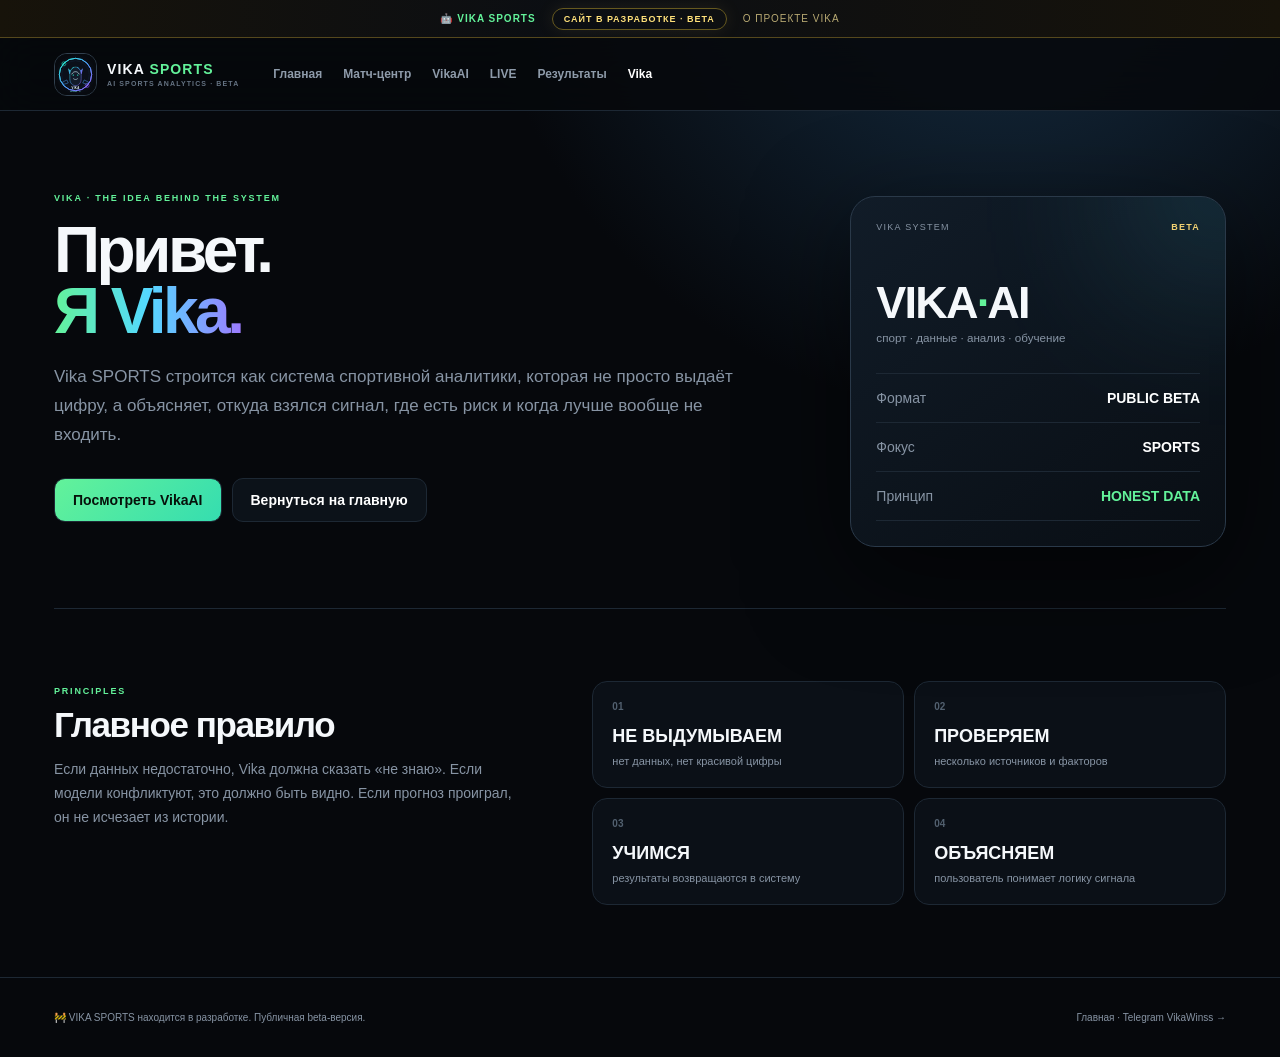
<file: vika.html>
<!doctype html><html lang="ru"><head><meta charset="utf-8"><meta name="viewport" content="width=device-width,initial-scale=1"><meta name="theme-color" content="#07090d"><title>Vika · VIKA SPORTS Beta</title><link rel="icon" href="assets/vika-icon.svg"><link rel="stylesheet" href="styles.css"></head><body><div class="devbar"><span>🤖 VIKA SPORTS</span><b>САЙТ В РАЗРАБОТКЕ · BETA</b><span>О проекте Vika</span></div><header><div class="wrap nav"><a class="brand" href="index.html"><img src="assets/vika-icon.svg"><span>VIKA <b>SPORTS</b><small>AI SPORTS ANALYTICS · BETA</small></span></a><nav><a href="index.html">Главная</a><a href="matches.html">Матч-центр</a><a href="vika-ai.html">VikaAI</a><a href="live.html">LIVE</a><a href="results.html">Результаты</a><a class="active" href="vika.html">Vika</a></nav></div></header><main class="wrap"><section class="hero" style="min-height:430px"><div class="hero-copy"><div class="eyebrow">VIKA · THE IDEA BEHIND THE SYSTEM</div><h1>Привет.<br><em>Я Vika.</em></h1><p>Vika SPORTS строится как система спортивной аналитики, которая не просто выдаёт цифру, а объясняет, откуда взялся сигнал, где есть риск и когда лучше вообще не входить.</p><div class="hero-actions"><a class="primary" href="vika-ai.html">Посмотреть VikaAI</a><a class="ghost" href="index.html">Вернуться на главную</a></div></div><div class="hero-card"><div class="card-top"><span>VIKA SYSTEM</span><b>BETA</b></div><div class="hero-score"><strong>VIKA<span>·</span>AI</strong><small>спорт · данные · анализ · обучение</small></div><div class="engine-list"><div><span>Формат</span><b>PUBLIC BETA</b></div><div><span>Фокус</span><b>SPORTS</b></div><div><span>Принцип</span><b>HONEST DATA</b></div></div></div></section><section class="why-vika"><div><span class="eyebrow">PRINCIPLES</span><h2>Главное правило</h2><p>Если данных недостаточно, Vika должна сказать «не знаю». Если модели конфликтуют, это должно быть видно. Если прогноз проиграл, он не исчезает из истории.</p></div><div class="why-grid"><div><b>01</b><strong>НЕ ВЫДУМЫВАЕМ</strong><span>нет данных, нет красивой цифры</span></div><div><b>02</b><strong>ПРОВЕРЯЕМ</strong><span>несколько источников и факторов</span></div><div><b>03</b><strong>УЧИМСЯ</strong><span>результаты возвращаются в систему</span></div><div><b>04</b><strong>ОБЪЯСНЯЕМ</strong><span>пользователь понимает логику сигнала</span></div></div></section></main><footer><div class="wrap"><p>🚧 VIKA SPORTS находится в разработке. Публичная beta-версия.</p><p><a href="index.html">Главная</a> · <a href="https://t.me/VikaWinss" target="_blank">Telegram VikaWinss →</a></p></div></footer></body></html>
</file>
<file: styles.css>
:root{--bg:#06080c;--panel:#0b1017;--panel2:#0f1721;--line:#1d2834;--text:#f5f8fb;--muted:#8794a4;--green:#63f29a;--cyan:#54d9ff;--violet:#9c7cff;--yellow:#ffd166;--red:#ff6b7a}*{box-sizing:border-box}html{scroll-behavior:smooth}body{margin:0;background:radial-gradient(circle at 78% -10%,#183249 0,#06080c 34%),#06080c;color:var(--text);font:14px Inter,Arial,sans-serif;overflow-x:hidden}body:before{content:"";position:fixed;inset:0;pointer-events:none;opacity:.16;background-image:linear-gradient(rgba(255,255,255,.025) 1px,transparent 1px),linear-gradient(90deg,rgba(255,255,255,.025) 1px,transparent 1px);background-size:44px 44px}a{text-decoration:none;color:inherit}button,input{font:inherit}.wrap{max-width:1220px;margin:auto;padding:0 24px}.devbar{min-height:38px;background:linear-gradient(90deg,#17130a,#0b0e13 45%,#17130a);border-bottom:1px solid #55481d;color:#b9aa73;display:flex;align-items:center;justify-content:center;gap:16px;padding:7px 14px;font-size:10px;letter-spacing:.1em;text-transform:uppercase;text-align:center}.devbar span:first-child{color:var(--green);font-weight:900}.devbar b{color:#ffe17a;border:1px solid #66591f;border-radius:999px;padding:5px 11px;font-size:9px;box-shadow:0 0 18px #ffd16618}header{position:sticky;top:0;z-index:10;background:rgba(6,8,12,.88);backdrop-filter:blur(20px);border-bottom:1px solid var(--line)}.nav{height:72px;display:flex;align-items:center;gap:34px}.brand{display:flex;align-items:center;gap:10px;font-weight:900;letter-spacing:.08em;min-width:max-content}.brand img{width:43px;height:43px;border-radius:13px;object-fit:cover;border:1px solid #31404e}.brand b{color:var(--green)}.brand small{display:block;color:#657383;font-size:7px;letter-spacing:.16em;margin-top:3px}nav{display:flex;gap:21px;flex:1}nav a{color:#8e9baa;font-size:12px;font-weight:700}nav a.active,nav a:hover{color:#fff}.nav-actions{display:flex;gap:8px}.iconbtn,.loginbtn,.tools button{background:var(--panel);border:1px solid var(--line);color:#fff;border-radius:10px;padding:10px 13px;cursor:pointer}.loginbtn{font-weight:800}.hero{display:grid;grid-template-columns:1.45fr .75fr;gap:70px;padding:82px 0 58px;min-height:560px;align-items:center}.eyebrow{font-size:9px;letter-spacing:.2em;color:var(--green);font-weight:900}.hero h1{font-size:64px;line-height:.96;margin:17px 0 20px;letter-spacing:-.055em}.hero h1 em{font-style:normal;background:linear-gradient(90deg,var(--green),var(--cyan),var(--violet));-webkit-background-clip:text;color:transparent}.hero p{max-width:720px;color:var(--muted);font-size:17px;line-height:1.7;margin:0}.hero-actions{display:flex;gap:10px;margin:28px 0}.primary,.ghost{display:inline-flex;justify-content:center;align-items:center;padding:13px 18px;border-radius:11px;font-weight:900;border:1px solid var(--line);cursor:pointer}.primary{background:linear-gradient(135deg,var(--green),#35ddb0);color:#06100a}.ghost{background:#0c1219;color:#fff}.live-status{display:flex;gap:11px;align-items:center}.live-status i,.engine-pill i{width:8px;height:8px;border-radius:50%;background:var(--green);box-shadow:0 0 16px var(--green);display:inline-block}.live-status b,.live-status small{display:block}.live-status small{color:var(--muted);margin-top:4px;font-size:11px}.hero-card{position:relative;overflow:hidden;background:linear-gradient(145deg,#111c28,#090e14);border:1px solid #2a3949;border-radius:25px;padding:25px;box-shadow:0 30px 100px #0008}.hero-card:after{content:"";position:absolute;width:190px;height:190px;right:-90px;top:-100px;background:var(--cyan);filter:blur(80px);opacity:.15}.card-top{display:flex;justify-content:space-between;color:var(--muted);font-size:9px;letter-spacing:.14em}.card-top b{color:var(--yellow)}.hero-score{padding:45px 0 28px;border-bottom:1px solid var(--line)}.hero-score strong{font-size:45px;display:block;letter-spacing:-.04em}.hero-score strong span{color:var(--green)}.hero-score small{color:var(--muted)}.engine-list>div{display:flex;justify-content:space-between;padding:16px 0;border-bottom:1px solid var(--line)}.engine-list span{color:var(--muted)}.engine-list b{color:#fff}.engine-list>div:nth-child(3) b{color:var(--green)}.engine-pill{font-size:9px;letter-spacing:.15em;color:var(--green);margin-top:18px}.beta-notice{display:flex;align-items:center;gap:18px;background:linear-gradient(90deg,#211d0e,#11140f);border:1px solid #5a4b1c;border-radius:17px;padding:18px 21px;margin:0 0 30px}.beta-icon{font-size:25px}.beta-notice strong{font-size:15px;color:#ffe28a}.beta-notice p{margin:5px 0 0;color:#a99d76;line-height:1.5;font-size:12px}.beta-notice>span{margin-left:auto;color:#ffe28a;border:1px solid #6a5a21;border-radius:999px;padding:6px 10px;font-size:9px;font-weight:900;letter-spacing:.14em}.section-head,.signal-strip,.toolbar{display:flex;justify-content:space-between;align-items:end;gap:20px}.section-head h2,.signal-strip h2,.toolbar h2{font-size:30px;margin:7px 0 0;letter-spacing:-.03em}.muted{color:var(--muted);font-size:11px}.day-match{padding:30px 0 48px}.day-grid{display:grid;grid-template-columns:1.25fr .75fr;gap:14px;margin-top:18px}.day-empty{min-height:245px;border:1px solid #293847;border-radius:20px;background:radial-gradient(circle at 80% 10%,#173143,#0b1017 48%);padding:30px;display:flex;flex-direction:column;justify-content:center}.day-icon{width:48px;height:48px;border-radius:15px;display:grid;place-items:center;background:#12242c;border:1px solid #29404b;color:var(--cyan);font-size:24px}.day-empty h3{font-size:25px;margin:17px 0 7px}.day-empty p{max-width:620px;color:var(--muted);line-height:1.6;margin:0 0 18px}.day-empty>span{font-size:9px;letter-spacing:.16em;color:var(--green);font-weight:900}.metrics-placeholder{display:grid;grid-template-columns:1fr 1fr;gap:10px}.metrics-placeholder div{background:var(--panel);border:1px solid var(--line);border-radius:16px;padding:22px}.metrics-placeholder small{display:block;color:var(--muted);font-size:8px;letter-spacing:.13em}.metrics-placeholder b{display:block;font-size:32px;margin:12px 0 4px;color:#697787}.metrics-placeholder span{font-size:10px;color:var(--muted)}.signal-strip{padding:24px 0 17px;border-top:1px solid var(--line)}.signal-note{color:#647180;font-size:10px;letter-spacing:.12em}.signal-grid{display:grid;grid-template-columns:repeat(3,1fr);gap:14px}.signal-card{background:linear-gradient(145deg,#0d141c,#090e14);border:1px solid var(--line);border-radius:17px;padding:22px}.sport-label{font-size:9px;color:var(--muted);letter-spacing:.13em}.signal-card h3{font-size:19px;line-height:1.2;margin:16px 0 9px}.signal-card p{color:var(--muted);line-height:1.55;min-height:65px}.signal-values{display:grid;grid-template-columns:repeat(3,1fr);gap:6px;margin:19px 0 8px}.signal-values b{background:#111923;border-radius:9px;padding:12px;text-align:center;color:#697787;font-size:19px}.signal-card>small{font-size:8px;color:#647180;letter-spacing:.14em}.matches-section{padding:60px 0}.toolbar{margin-bottom:18px}.toolbar h2 small{font-size:11px;color:var(--muted);background:var(--panel);padding:4px 7px;border-radius:7px}.tools{display:flex;gap:8px;align-items:center}.tools input,.fullinput{background:var(--panel);border:1px solid var(--line);border-radius:10px;color:#fff;padding:11px 13px;outline:none}.tools input{width:250px}.tools-link{background:var(--panel);border:1px solid var(--line);border-radius:10px;padding:11px 13px;font-weight:800}.events>div{display:grid;grid-template-columns:repeat(2,1fr);gap:14px}.event{background:linear-gradient(150deg,#0e141c,#090e14);border:1px solid var(--line);border-radius:16px;padding:17px;transition:.2s}.event:hover{transform:translateY(-2px);border-color:#344657}.event.is-live{border-color:#28563c;box-shadow:0 0 0 1px #63f29a10}.event-head{display:flex;justify-content:space-between;color:var(--green);font-size:11px;margin-bottom:20px}.event-head small{color:var(--muted)}.teams{display:grid;grid-template-columns:1fr 75px 1fr;align-items:center;gap:10px}.teams b{font-size:15px}.teams small{display:block;color:var(--muted);margin-top:5px}.teams .away{text-align:right}.score{text-align:center;font-size:22px;font-weight:900}.chips{display:flex;gap:7px;margin:18px 0;flex-wrap:wrap}.chips span{font-size:10px;background:#141c26;color:#aeb8c5;border-radius:7px;padding:7px 9px}.chips .value{color:var(--green)}.event-foot{display:flex;justify-content:space-between;align-items:center;color:var(--muted);font-size:11px;border-top:1px solid var(--line);padding-top:13px}.event-foot button{background:none;border:0;color:#fff;font-weight:800;cursor:pointer}.why-vika{display:grid;grid-template-columns:.85fr 1.15fr;gap:70px;padding:72px 0;border-top:1px solid var(--line)}.why-vika h2,.results h2{font-size:35px;line-height:1.05;letter-spacing:-.04em;margin:10px 0 15px}.why-vika p,.results p{color:var(--muted);line-height:1.7;max-width:590px}.why-grid{display:grid;grid-template-columns:1fr 1fr;gap:10px}.why-grid div{background:var(--panel);border:1px solid var(--line);border-radius:15px;padding:19px}.why-grid b{display:block;color:#52606f;font-size:10px}.why-grid strong{display:block;font-size:18px;margin:14px 0 5px}.why-grid span{color:var(--muted);font-size:11px}.conflict{display:flex;gap:22px;align-items:center;border:1px solid #55481d;background:linear-gradient(90deg,#1a1810,#100f0b);border-radius:17px;padding:20px 23px;margin-bottom:65px}.conflict-badge{white-space:nowrap;color:#f1d56d;font-size:9px;font-weight:900;letter-spacing:.1em}.conflict h3{margin:0 0 5px;font-size:16px}.conflict p{margin:0;color:#a99d76;font-size:12px;line-height:1.5}.results{display:grid;grid-template-columns:1fr 1fr;gap:60px;padding:65px 0 85px;border-top:1px solid var(--line)}.number-grid{display:grid;grid-template-columns:1fr 1fr;gap:10px}.number-grid div{background:var(--panel);border:1px solid var(--line);border-radius:14px;padding:20px}.number-grid b{display:block;font-size:31px;color:var(--green);margin-bottom:5px}.number-grid span{color:var(--muted);font-size:11px}footer{border-top:1px solid var(--line);padding:30px 0;color:var(--muted)}footer .wrap{display:flex;justify-content:space-between;align-items:center;gap:30px}footer p{font-size:10px;margin:4px 0}footer .brand{color:#fff}.modal{position:fixed;inset:0;background:#000c;backdrop-filter:blur(8px);display:none;place-items:center;z-index:20;padding:20px}.modal.open{display:grid}.modal-box{position:relative;max-width:680px;width:100%;max-height:90vh;overflow:auto;background:#0b1118;border:1px solid #2a3848;border-radius:20px;padding:28px;box-shadow:0 30px 100px #000}.close{position:absolute;right:18px;top:14px;background:none;border:0;color:#fff;font-size:28px;cursor:pointer}.modal-box h2{font-size:30px}.big-metrics{display:grid;grid-template-columns:repeat(3,1fr);gap:10px;margin:22px 0}.big-metrics div{background:var(--panel);padding:18px;border-radius:12px}.big-metrics b{font-size:25px;color:var(--green);display:block}.big-metrics small{color:var(--muted)}.checkgrid{display:grid;grid-template-columns:1fr 1fr;gap:8px}.checkgrid span{background:var(--panel);padding:10px;border-radius:8px;color:#b9c3ce}.notice{margin-top:16px;padding:12px;background:#201e14;border:1px solid #5b4c1c;border-radius:10px;color:#f0d77b}.fullinput{width:100%;margin:9px 0}.wide{width:100%}.authbox{max-width:440px}.auth-logo{width:48px;height:48px;border-radius:14px;display:grid;place-items:center;background:linear-gradient(135deg,var(--green),var(--cyan));color:#06100a;font-size:26px;font-weight:900;margin-bottom:18px}.linkbtn{display:block;margin:14px auto 0;background:none;border:0;color:var(--cyan);cursor:pointer}@media(max-width:900px){.devbar{gap:8px;font-size:7px}.devbar span:last-child{display:none}nav{display:none}.hero{grid-template-columns:1fr;padding-top:55px}.hero h1{font-size:45px}.day-grid,.signal-grid,.events>div,.why-vika,.results{grid-template-columns:1fr}.toolbar{align-items:start;flex-direction:column}.tools{width:100%}.tools input{flex:1;width:auto}.why-vika{gap:30px}.conflict{align-items:flex-start;flex-direction:column;gap:10px}.beta-notice{align-items:flex-start}.beta-notice>span{margin-left:auto}}@media(max-width:560px){.wrap{padding:0 16px}.devbar{justify-content:flex-start;text-align:left}.devbar b{font-size:8px}.hero{gap:30px}.hero h1{font-size:39px}.metrics-placeholder{grid-template-columns:1fr 1fr}.section-head,.signal-strip{align-items:flex-start;flex-direction:column;gap:5px}.number-grid{grid-template-columns:1fr 1fr}.teams{grid-template-columns:1fr 58px 1fr}.nav{height:64px}.brand img{width:38px;height:38px}.brand small{display:none}.beta-notice{flex-wrap:wrap}.beta-notice>span{margin-left:0}}
</file>
